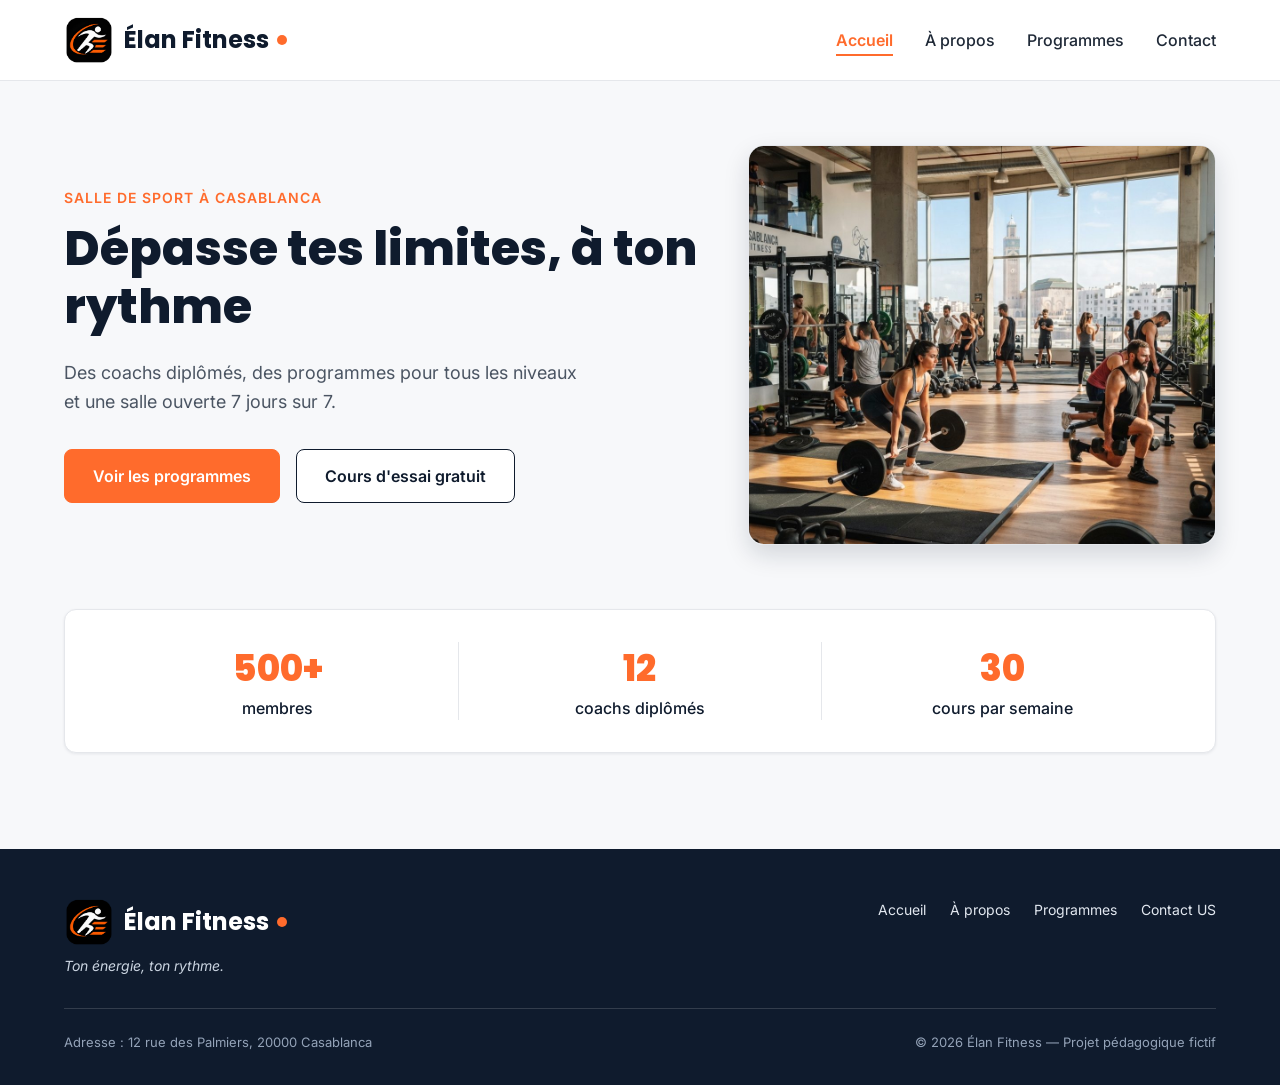
<file: index.html>
<!DOCTYPE html>
<html lang="fr">
<head>
  <meta charset="UTF-8">
  <meta name="viewport" content="width=device-width, initial-scale=1">
  <meta name="description" content="Élan Fitness, salle de sport à Casablanca : musculation, yoga, cardio et boxe fitness avec des coachs diplômés. Réservez votre cours d'essai gratuit.">
  <title>Élan Fitness | Salle de sport à Casablanca</title>

  <link rel="preconnect" href="https://fonts.googleapis.com">
  <link rel="preconnect" href="https://fonts.gstatic.com" crossorigin>
   <link rel="icon" href="img/logoBG.ico" type="image/x-icon">
  <link href="https://fonts.googleapis.com/css2?family=Inter:wght@400;500;600&family=Poppins:wght@600;700;800&display=swap" rel="stylesheet">
    <link rel="stylesheet" href="https://cdnjs.cloudflare.com/ajax/libs/font-awesome/6.5.2/css/all.min.css" />   
    
  <link rel="stylesheet" href="style.css">
</head>

<body>

    <header class="en-tete">
      <div class="conteneur en-tete-contenu">
        <div class="logoname">
          <img src="img/logoBG.ico" href="index.html" alt="" width="50px" />
          <a href="index.html" class="logo">Élan Fitness</a>
        </div>
       <input type="checkbox" id="px">
      <label for="px"><i class="fa-solid fa-bars" style="color: rgb(0, 0, 0);"></i></label>
        <nav aria-label="Navigation principale">
          <ul class="menu">
            <li><a href="#accueil" class="lien-actif">Accueil</a></li>
            <li><a href="about.html">À propos</a></li>
            <li><a href="programmes.html">Programmes</a></li>
            <li><a href="contact.html" >Contact</a></li>
          </ul>
        </nav>
      </div>
    </header>

 

    <section id="accueil" class="hero">
      <div class="conteneur">

        <div class="hero-contenu">
          <div class="hero-texte">
            <p class="sur-titre">Salle de sport à Casablanca</p>
            <h1>Dépasse tes limites, à ton rythme</h1>
            <p class="hero-description">
              Des coachs diplômés, des programmes pour tous les niveaux et une salle ouverte 7 jours sur 7.
            </p>
            <div class="boutons">
              <a href="programmes.html" class="bouton bouton-principal">Voir les programmes</a>
              <a href="contact.html" class="bouton bouton-secondaire">Cours d'essai gratuit</a>
            </div>
          </div>

          <img class="hero-image" src="img/hero.jpg" alt="Des personnes s'entraînent dans une salle de sport lumineuse à Casablanca">
        </div>

        <div class="chiffres">
          <div class="chiffre">
            <p class="chiffre-nombre">500+</p>
            <p>membres</p>
          </div>
          <div class="chiffre">
            <p class="chiffre-nombre">12</p>
            <p>coachs diplômés</p>
          </div>
          <div class="chiffre">
            <p class="chiffre-nombre">30</p>
            <p>cours par semaine</p>
          </div>
        </div>

      </div>
    </section>

   <footer class="pied-de-page">
    <div class="conteneur">

      <div class="pied-haut">
        <div>
        <div class="logoname">
                <img src="img/logoBG.ico" href="index.html" alt="" width="50px">
       <a href="index.html" class="logo logo-clair">Élan Fitness</a>

              </div>
          <p class="slogan">Ton énergie, ton rythme.</p>
        </div>
        

        <nav aria-label="Navigation du pied de page">
          <ul class="menu menu-pied">
            <li><a href="index.html">Accueil</a></li>
            <li><a href="about.html">À propos</a></li>
            <li><a href="programmes.html">Programmes</a></li>
            <li><a href="contact.html">Contact US</a></li>
          </ul>
        </nav>
      </div>

      <div class="pied-bas">
        <p>Adresse : 12 rue des Palmiers, 20000 Casablanca</p>
        <p>&copy; 2026 Élan Fitness — Projet pédagogique fictif</p>
      </div>

    </div>
  </footer>

</body>
</html>
</file>
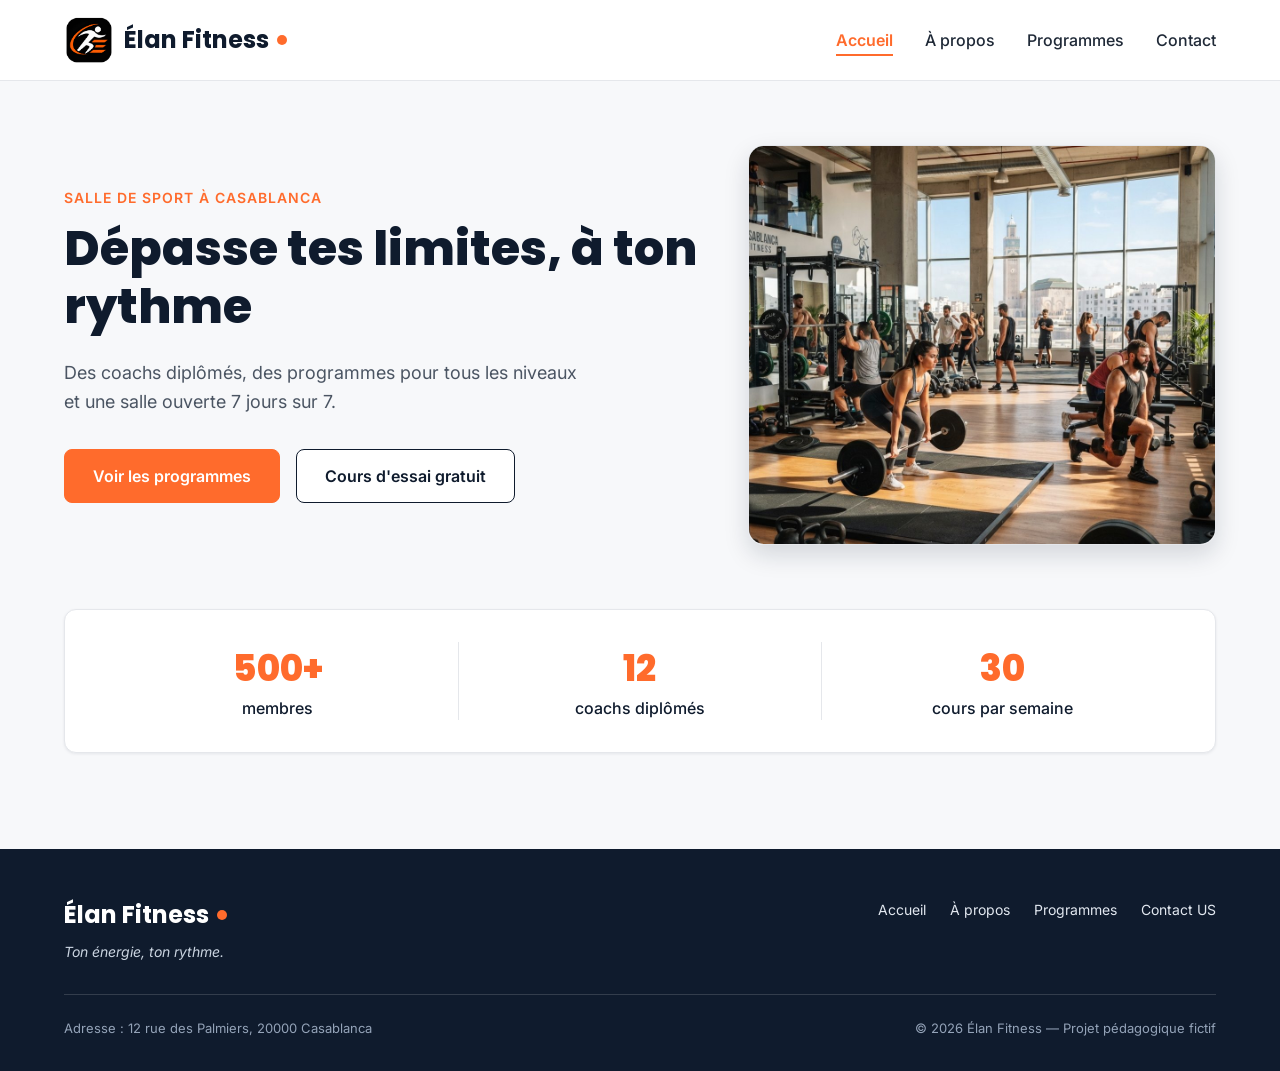
<file: elan-fitness/index.html>
<!DOCTYPE html>
<html lang="fr">
<head>
  <meta charset="UTF-8">
  <meta name="viewport" content="width=device-width, initial-scale=1">
  <meta name="description" content="Élan Fitness, salle de sport à Casablanca : musculation, yoga, cardio et boxe fitness avec des coachs diplômés. Réservez votre cours d'essai gratuit.">
  <title>Élan Fitness | Salle de sport à Casablanca</title>

  <link rel="preconnect" href="https://fonts.googleapis.com">
  <link rel="preconnect" href="https://fonts.gstatic.com" crossorigin>
   <link rel="icon" href="img/logoBG.ico" type="image/x-icon">
  <link href="https://fonts.googleapis.com/css2?family=Inter:wght@400;500;600&family=Poppins:wght@600;700;800&display=swap" rel="stylesheet">

  <link rel="stylesheet" href="style.css">
</head>

<body>

  <header class="en-tete">
    <div class="conteneur en-tete-contenu">
            <div class="logoname">
                <img src="img/logoBG.ico" href="index.html" alt="" width="50px">
       <a href="index.html" class="logo">Élan Fitness</a>

              </div>

      <nav aria-label="Navigation principale">
        <ul class="menu">
          <li><a href="#accueil" class="lien-actif">Accueil</a></li>
          <li><a href="about.html">À propos</a></li>
          <li><a href="programmes.html">Programmes</a></li>
          <li><a href="contact.html">Contact</a></li>
        </ul>
      </nav>
    </div>
  </header>

 

    <section id="accueil" class="hero">
      <div class="conteneur">

        <div class="hero-contenu">
          <div class="hero-texte">
            <p class="sur-titre">Salle de sport à Casablanca</p>
            <h1>Dépasse tes limites, à ton rythme</h1>
            <p class="hero-description">
              Des coachs diplômés, des programmes pour tous les niveaux et une salle ouverte 7 jours sur 7.
            </p>
            <div class="boutons">
              <a href="#programmes" class="bouton bouton-principal">Voir les programmes</a>
              <a href="#contact" class="bouton bouton-secondaire">Cours d'essai gratuit</a>
            </div>
          </div>

          <img class="hero-image" src="img/hero.jpg" alt="Des personnes s'entraînent dans une salle de sport lumineuse à Casablanca">
        </div>

        <div class="chiffres">
          <div class="chiffre">
            <p class="chiffre-nombre">500+</p>
            <p>membres</p>
          </div>
          <div class="chiffre">
            <p class="chiffre-nombre">12</p>
            <p>coachs diplômés</p>
          </div>
          <div class="chiffre">
            <p class="chiffre-nombre">30</p>
            <p>cours par semaine</p>
          </div>
        </div>

      </div>
    </section>

   <footer class="pied-de-page">
    <div class="conteneur">

      <div class="pied-haut">
        <div>
          <p class="logo logo-clair">Élan Fitness</p>
          <p class="slogan">Ton énergie, ton rythme.</p>
        </div>

        <nav aria-label="Navigation du pied de page">
          <ul class="menu menu-pied">
            <li><a href="index.html">Accueil</a></li>
            <li><a href="about.html">À propos</a></li>
            <li><a href="programmes.html">Programmes</a></li>
            <li><a href="contact.html">Contact US</a></li>
          </ul>
        </nav>
      </div>

      <div class="pied-bas">
        <p>Adresse : 12 rue des Palmiers, 20000 Casablanca</p>
        <p>&copy; 2026 Élan Fitness — Projet pédagogique fictif</p>
      </div>

    </div>
  </footer>

</body>
</html>
</file>
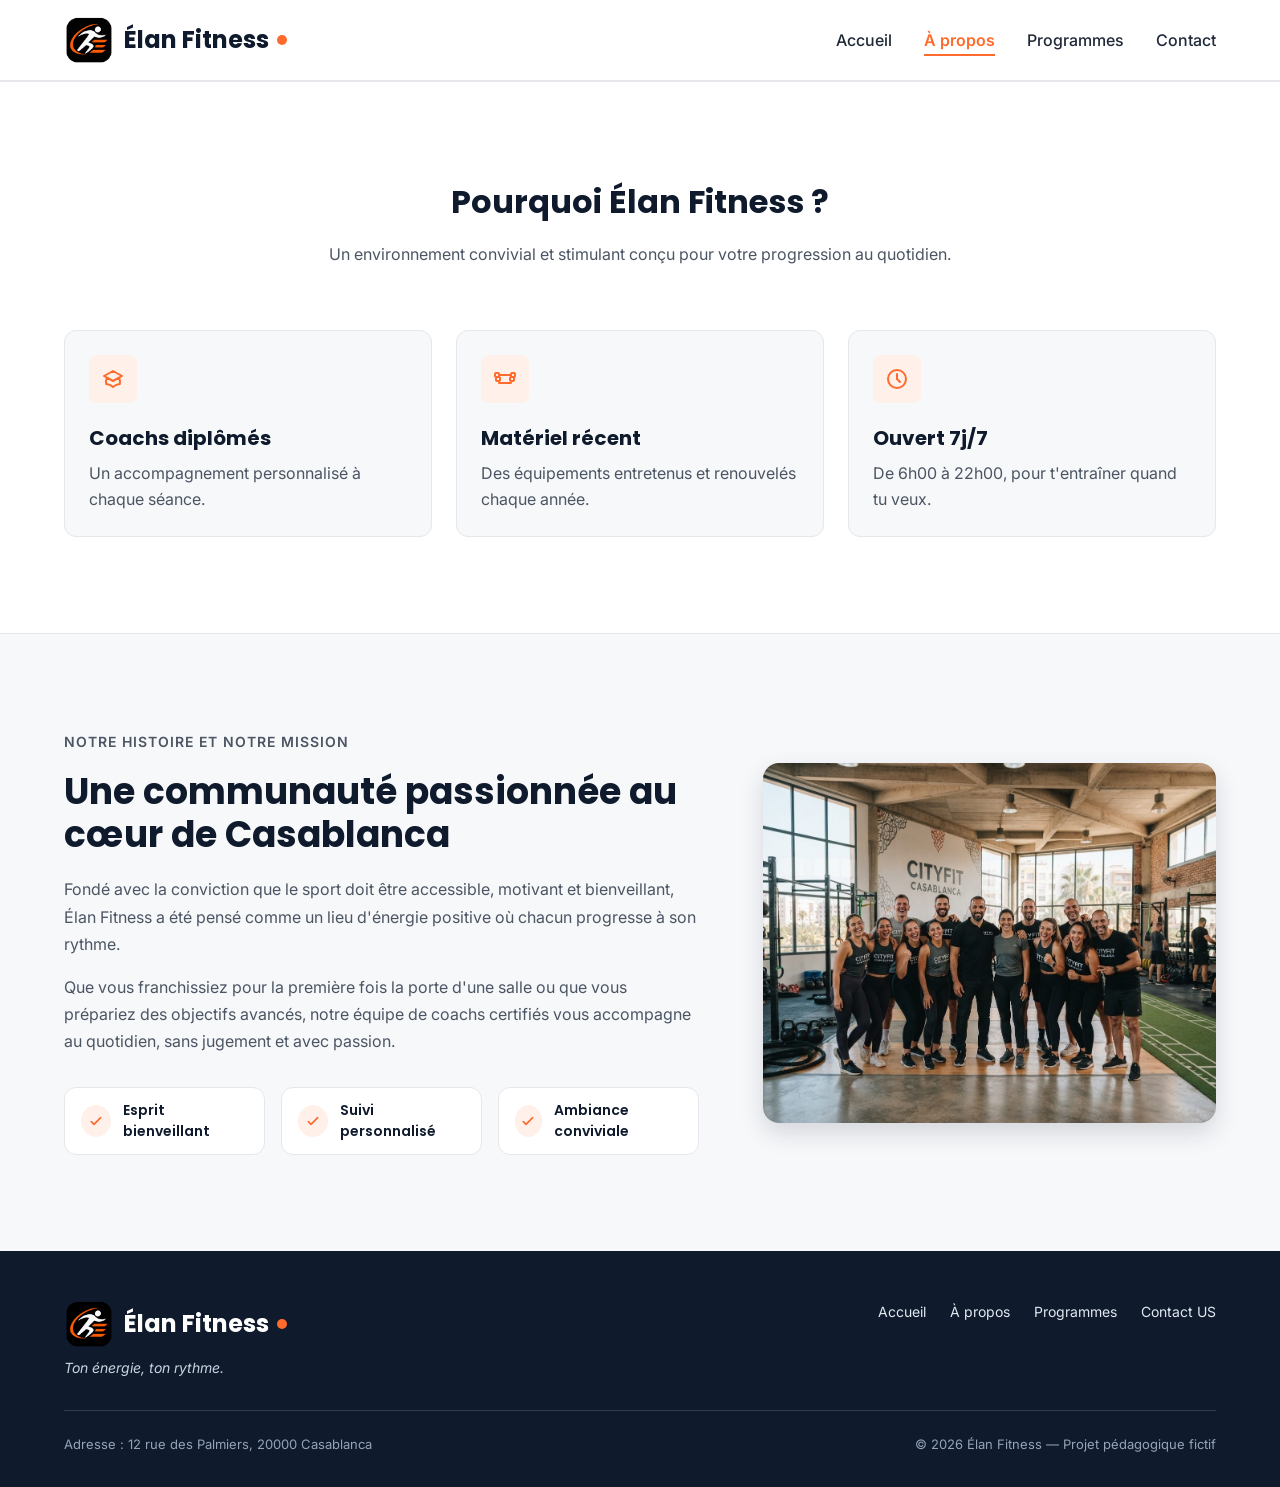
<file: about.html>
<!DOCTYPE html>
<html lang="en">

<head>
    <meta charset="UTF-8">
    <meta name="viewport" content="width=device-width, initial-scale=1.0">
    <meta name="description"
        content="Élan Fitness, salle de sport à Casablanca : musculation, yoga, cardio et boxe fitness avec des coachs diplômés. Réservez votre cours d'essai gratuit.">
    <title>Élan Fitness | Salle de sport à Casablanca</title>
    <link rel="preconnect" href="https://fonts.googleapis.com">
    <link rel="preconnect" href="https://fonts.gstatic.com" crossorigin>
     <link rel="icon" href="img/logoBG.ico" type="image/x-icon">
    <link
        href="https://fonts.googleapis.com/css2?family=Inter:wght@400;500;600&family=Poppins:wght@600;700;800&display=swap"
        rel="stylesheet">
          <link rel="stylesheet" href="https://cdnjs.cloudflare.com/ajax/libs/font-awesome/6.5.2/css/all.min.css" />   

    <link rel="stylesheet" href="style.css">
</head>

<body>

          <header class="en-tete">
      <div class="conteneur en-tete-contenu">
        <div class="logoname">
          <img src="img/logoBG.ico" href="index.html" alt="" width="50px" />
          <a href="index.html" class="logo">Élan Fitness</a>
        </div>
       <input type="checkbox" id="px">
      <label for="px"><i class="fa-solid fa-bars" style="color: rgb(0, 0, 0);"></i></label>
        <nav aria-label="Navigation principale">
          <ul class="menu">
            <li><a href="index.html">Accueil</a></li>
            <li><a href="#about" class="lien-actif">À propos</a></li>
            <li><a href="programmes.html">Programmes</a></li>
            <li><a href="contact.html" >Contact</a></li>
          </ul>
        </nav>
      </div>
    </header>
        <section id="about" class="section section-blanche">
            <div class="conteneur">

                <div class="section-titre">
                    <h2>Pourquoi Élan Fitness ?</h2>
                    <p>Un environnement convivial et stimulant conçu pour votre progression au quotidien.</p>
                </div>

                <div class="cartes">
                    <article class="carte carte-avantage">
                        <div class="icone"><img src="img/icone-coach.svg" alt=""></div>
                        <h3>Coachs diplômés</h3>
                        <p>Un accompagnement personnalisé à chaque séance.</p>
                    </article>

                    <article class="carte carte-avantage">
                        <div class="icone"><img src="img/icone-materiel.svg" alt=""></div>
                        <h3>Matériel récent</h3>
                        <p>Des équipements entretenus et renouvelés chaque année.</p>
                    </article>

                    <article class="carte carte-avantage">
                        <div class="icone"><img src="img/icone-horloge.svg" alt=""></div>
                        <h3>Ouvert 7j/7</h3>
                        <p>De 6h00 à 22h00, pour t'entraîner quand tu veux.</p>
                    </article>
                </div>

            </div>
        </section>
          <section id="a-propos" class="section">
      <div class="conteneur apropos-contenu">

        <div class="apropos-texte">
          <p class="sur-titre">Notre histoire et notre mission</p>
          <h2>Une communauté passionnée au cœur de Casablanca</h2>
          <p>
            Fondé avec la conviction que le sport doit être accessible, motivant et bienveillant,
            Élan Fitness a été pensé comme un lieu d'énergie positive où chacun progresse à son rythme.
          </p>
          <p>
            Que vous franchissiez pour la première fois la porte d'une salle ou que vous prépariez des
            objectifs avancés, notre équipe de coachs certifiés vous accompagne au quotidien, sans
            jugement et avec passion.
          </p>

          <ul class="valeurs">
            <li class="valeur">
              <div class="icone icone-petite"><img src="img/icone-check.svg" alt=""></div>
              <span>Esprit bienveillant</span>
            </li>
            <li class="valeur">
              <div class="icone icone-petite"><img src="img/icone-check.svg" alt=""></div>
              <span>Suivi personnalisé</span>
            </li>
            <li class="valeur">
              <div class="icone icone-petite"><img src="img/icone-check.svg" alt=""></div>
              <span>Ambiance conviviale</span>
            </li>
          </ul>
        </div>

        <img class="apropos-image" src="img/equipe.jpg" alt="L'équipe de coachs d'Élan Fitness réunie dans la salle">

      </div>
    </section>
  
       <footer class="pied-de-page">
    <div class="conteneur">

      <div class="pied-haut">
        <div>
<div class="logoname">
                <img src="img/logoBG.ico" href="index.html" alt="" width="50px">
       <a href="index.html" class="logo logo-clair">Élan Fitness</a>

              </div>
          <p class="slogan">Ton énergie, ton rythme.</p>
        </div>

        <nav aria-label="Navigation du pied de page">
          <ul class="menu menu-pied">
            <li><a href="index.html">Accueil</a></li>
            <li><a href="about.html">À propos</a></li>
            <li><a href="programmes.html">Programmes</a></li>
             <li><a href="contact.html">Contact US</a></li>
          </ul>
        </nav>
      </div>

      <div class="pied-bas">
        <p>Adresse : 12 rue des Palmiers, 20000 Casablanca</p>
        <p>&copy; 2026 Élan Fitness — Projet pédagogique fictif</p>
      </div>

    </div>
  </footer>

</body>

</html>
</file>
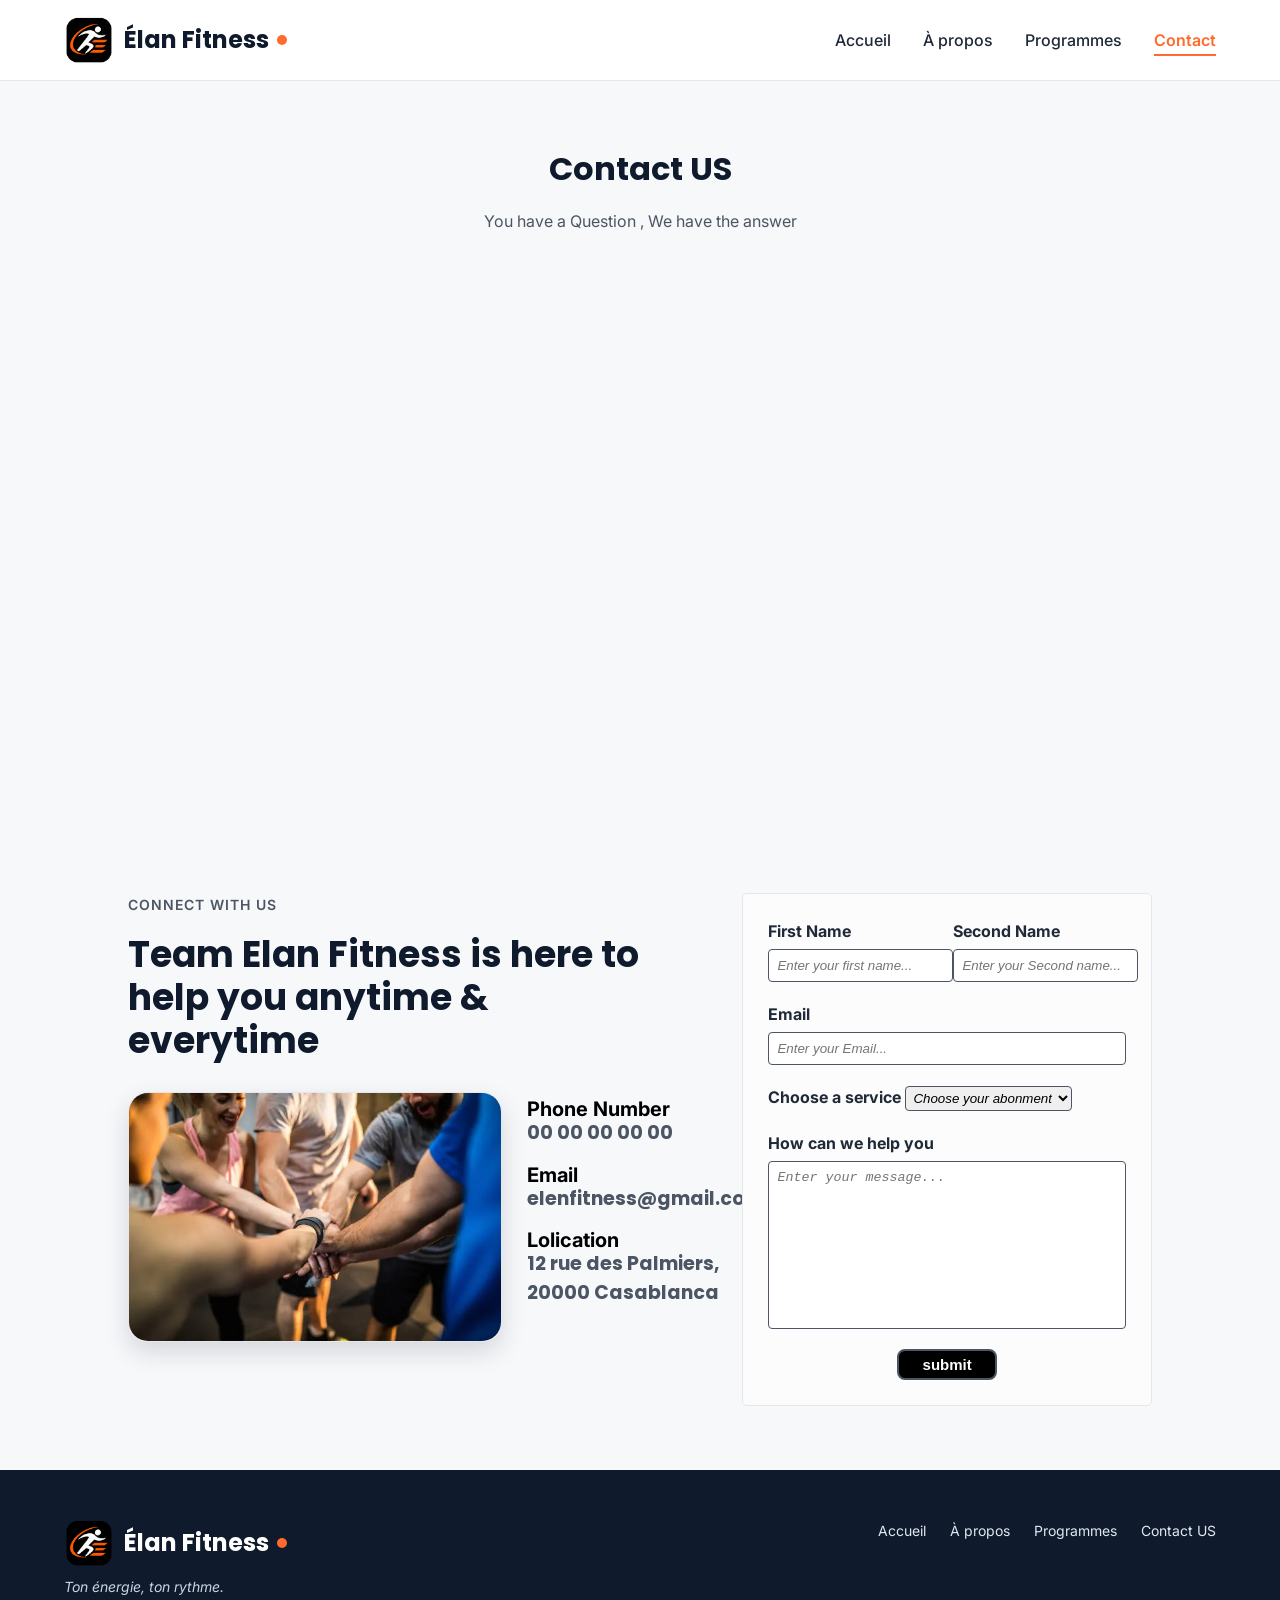
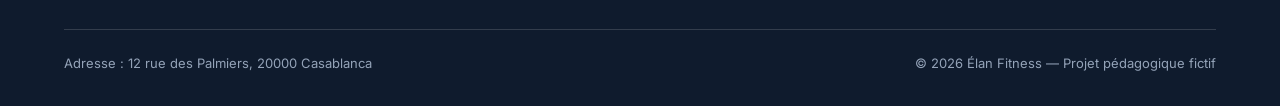
<file: contact.html>
<!doctype html>
<html lang="en">
  <head>
    <meta charset="UTF-8" />
    <meta name="viewport" content="width=device-width, initial-scale=1.0" />
    <meta
      name="description"
      content="Élan Fitness, salle de sport à Casablanca : musculation, yoga, cardio et boxe fitness avec des coachs diplômés. Réservez votre cours d'essai gratuit."
    />
    <title>Élan Fitness | Salle de sport à Casablanca</title>
    <link rel="preconnect" href="https://fonts.googleapis.com" />
    <link rel="preconnect" href="https://fonts.gstatic.com" crossorigin />
    <link
      href="https://fonts.googleapis.com/css2?family=Inter:wght@400;500;600&family=Poppins:wght@600;700;800&display=swap"
      rel="stylesheet"
    />
    <link rel="stylesheet" href="https://cdnjs.cloudflare.com/ajax/libs/font-awesome/6.5.2/css/all.min.css" />   
    <link
      rel="stylesheet"
      href="https://cdnjs.cloudflare.com/ajax/libs/font-awesome/6.5.2/css/all.min.css"
    />

    <link rel="stylesheet" href="style.css" />
    <link rel="stylesheet" href="app.css" />

    <link rel="icon" href="img/logoBG.ico" type="image/x-icon" />
  </head>
  <body>
    <header class="en-tete">
      <div class="conteneur en-tete-contenu">
        <div class="logoname">
          <img src="img/logoBG.ico" href="index.html" alt="logo of elenfitness" width="50px" />
          <a href="index.html" class="logo">Élan Fitness</a>
        </div>
       <input type="checkbox" id="px">
      <label for="px"><i class="fa-solid fa-bars" style="color: rgb(0, 0, 0);"></i></label>
      
        <nav aria-label="Navigation principale">
          <ul class="menu">
            <li><a href="index.html">Accueil</a></li>
            <li><a href="about.html">À propos</a></li>
            <li><a href="programmes.html">Programmes</a></li>
            <li><a href="#contact" class="lien-actif">Contact</a></li>
          </ul>
        </nav>
      </div>
    </header>
    <main>

      <section id="contact" class="parent">
        <div class="section-titre">
        <h2>Contact US</h2>
        <p>You have a Question , We have the answer</p>
      </div>
      
      <div class="map">
        <iframe
        src="https://www.google.com/maps/embed?pb=!1m14!1m12!1m3!1d6749.542891915049!2d-9.257132757828517!3d32.2373199512631!2m3!1f0!2f0!3f0!3m2!1i1024!2i768!4f13.1!5e0!3m2!1sen!2sma!4v1791304821971!5m2!1sen!2sma"
        width="600"
        height="450"
        title="elan fitness gym location"
        style="border: 0"
        allowfullscreen=""
        loading="lazy"
        referrerpolicy="strict-origin-when-cross-origin"
        ></iframe>
      </div>
      <div class="contact-form">
        <div class="form-right">
          <div class="apropos-texte">
            <p class="sur-titre">Connect with us</p>
            <div class="cadr">
              <div>
                <h2>
                  Team Elan Fitness is here to help you anytime & everytime
                </h2>
              </div>
              <div class="cover">
                
                <img src="img/gym-crew.webp" alt="support team of elenfitness" />
                <div class="cadeau">
                  <p>Be part of the family</p><i class="fa-solid fa-heart" style="color: rgb(255, 0, 0);"></i>
                </div>
                 <div class="cadr2">
                   <div class="conta">
                <p>Phone Number</p>
                <h3>00 00 00 00 00</h3>
              </div>
              <div class="conta2">
                <p>Email</p>
                <h3>elenfitness@gmail.com</h3>
              </div>
              <div class="conta3">
              <p>Lolication</p>
              <h3>12 rue des Palmiers, 20000 Casablanca</h3>
            </div>
            </div>
            
              </div>
            </div>
          

           
          </div>
        </div>
        <form  class="form-left">
          <div class="name">
            <div class="first-name">
              <label>First Name</label>
              <input type="text" placeholder="Enter your first name..." required/>
            </div>
            <div class="second-name">
              <label>Second Name</label>
              <input type="text" placeholder="Enter your Second name..."  required/>
            </div>
          </div>
          <div class="email">
            <label>Email</label>
            <input type="email" placeholder="Enter your Email..." required/>
          </div>
          <div class="abonment">
            <label for="abonment">Choose a service</label>
            <select id="abonment" name="abonment">
              <option value="" disabled selected hidden>Choose your abonment</option>
              <option value="essentiel">Essentiel</option>
              <option value="premuim">Premium</option>
              <option value="duo">Duo</option>
            </select>
          </div>
          <div class="message">
            <label>How can we help you</label>
            <textarea required
            rows="10"
            placeholder="Enter your message..."
            ></textarea>
          </div>
          <div class="btn">
            <button type="submit">submit</button>
          </div>
        </form>
      </div>
    </section>
  </main>

    <footer class="pied-de-page">
      <div class="conteneur">
        <div class="pied-haut">
          <div>
            <div class="logoname">
              <img src="img/logoBG.ico" href="index.html" alt="logo of elenfitness" width="50px">
              <a href="index.html" class="logo logo-clair">Élan Fitness</a>
              
            </div>
            <p class="slogan">Ton énergie, ton rythme.</p>
          </div>
          
          <nav aria-label="Navigation du pied de page">
            <ul class="menu menu-pied">
              <li><a href="index.html">Accueil</a></li>
              <li><a href="about.html">À propos</a></li>
              <li><a href="programmes.html">Programmes</a></li>
              <li><a href="contact.html">Contact US</a></li>
            </ul>
          </nav>
        </div>

        <div class="pied-bas">
          <p>Adresse : 12 rue des Palmiers, 20000 Casablanca</p>
          <p>&copy; 2026 Élan Fitness — Projet pédagogique fictif</p>
        </div>
      </div>
    </footer>
  </body>
  </html>
</file>
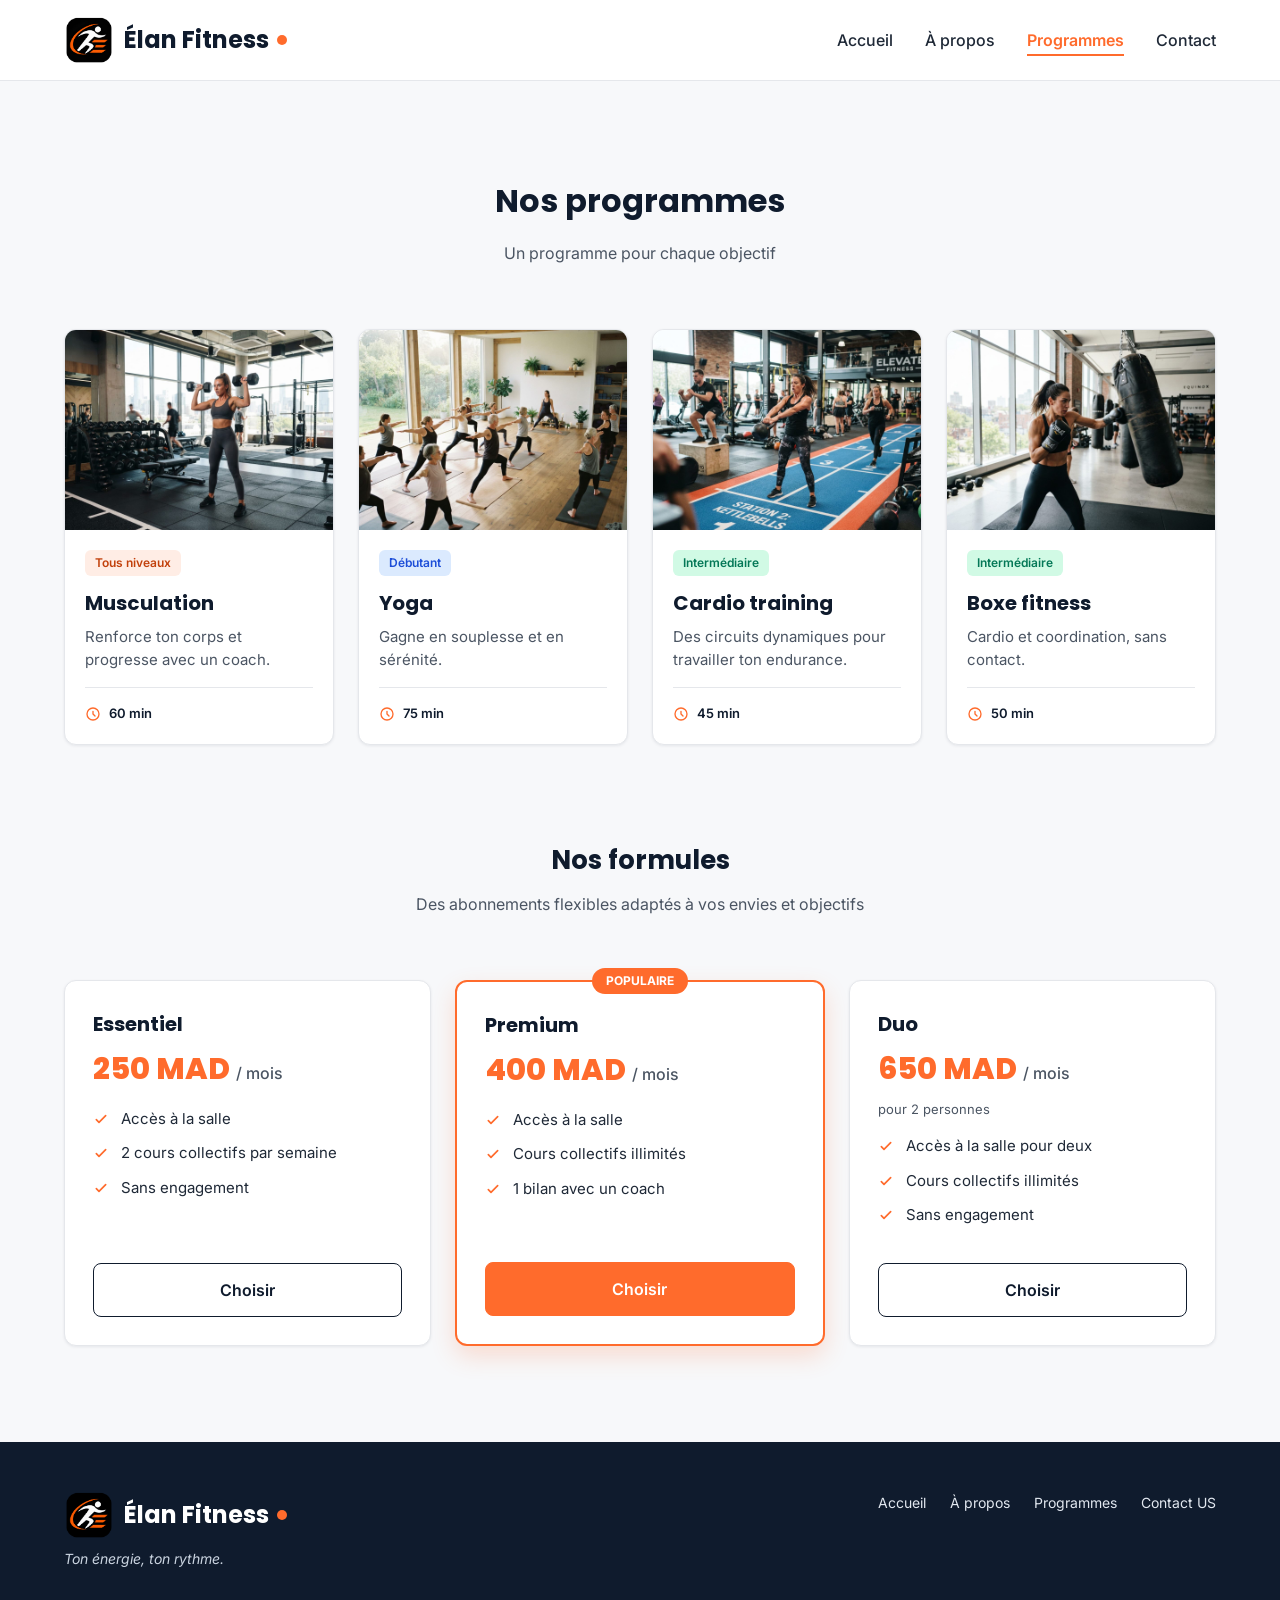
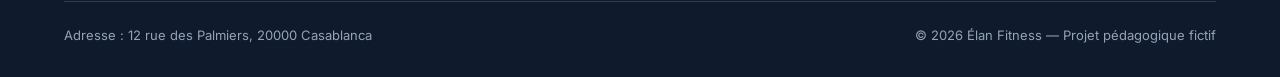
<file: programmes.html>
<!DOCTYPE html>
<html lang="en">
<head>
     <meta charset="UTF-8">
  <meta name="viewport" content="width=device-width, initial-scale=1">
  <meta name="description" content="Élan Fitness, salle de sport à Casablanca : musculation, yoga, cardio et boxe fitness avec des coachs diplômés. Réservez votre cours d'essai gratuit.">
  <title>Élan Fitness | Salle de sport à Casablanca</title>

  <link rel="preconnect" href="https://fonts.googleapis.com">
  <link rel="preconnect" href="https://fonts.gstatic.com" crossorigin>
  <link href="https://fonts.googleapis.com/css2?family=Inter:wght@400;500;600&family=Poppins:wght@600;700;800&display=swap" rel="stylesheet">
   <link rel="icon" href="img/logoBG.ico" type="image/x-icon">
  <link rel="stylesheet" href="style.css">
    <link rel="stylesheet" href="https://cdnjs.cloudflare.com/ajax/libs/font-awesome/6.5.2/css/all.min.css" />   
</head>
<body>
      <header class="en-tete">
      <div class="conteneur en-tete-contenu">
        <div class="logoname">
          <img src="img/logoBG.ico" href="index.html" alt="" width="50px" />
          <a href="index.html" class="logo">Élan Fitness</a>
        </div>
       <input type="checkbox" id="px">
      <label for="px"><i class="fa-solid fa-bars" style="color: rgb(0, 0, 0);"></i></label>
        <nav aria-label="Navigation principale">
          <ul class="menu">
            <li><a href="index.html">Accueil</a></li>
            <li><a href="about.html">À propos</a></li>
            <li><a href="#programmes" class="lien-actif">Programmes</a></li>
            <li><a href="contact.html" >Contact</a></li>
          </ul>
        </nav>
      </div>
    </header>
  
  <section id="programmes" class="section">
      <div class="conteneur">

        <div class="section-titre">
          <h2>Nos programmes</h2>
          <p>Un programme pour chaque objectif</p>
        </div>

        <div class="cartes">

          <article class="carte carte-programme">
            <img src="img/musculation.jpg" alt="Une sportive soulève des haltères dans l'espace musculation">
            <div class="programme-corps">
              <span class="etiquette etiquette-orange">Tous niveaux</span>
              <h3>Musculation</h3>
              <p>Renforce ton corps et progresse avec un coach.</p>
              <p class="duree"><img src="img/icone-duree.svg" alt="">60 min</p>
            </div>
          </article>

          <article class="carte carte-programme">
            <img src="img/yoga.jpg" alt="Un groupe pratique le yoga sur des tapis dans une salle lumineuse">
            <div class="programme-corps">
              <span class="etiquette etiquette-bleue">Débutant</span>
              <h3>Yoga</h3>
              <p>Gagne en souplesse et en sérénité.</p>
              <p class="duree"><img src="img/icone-duree.svg" alt="">75 min</p>
            </div>
          </article>

          <article class="carte carte-programme">
            <img src="img/cardio.jpg" alt="Des sportifs suivent un circuit de cardio training avec des kettlebells">
            <div class="programme-corps">
              <span class="etiquette etiquette-verte">Intermédiaire</span>
              <h3>Cardio training</h3>
              <p>Des circuits dynamiques pour travailler ton endurance.</p>
              <p class="duree"><img src="img/icone-duree.svg" alt="">45 min</p>
            </div>
          </article>

          <article class="carte carte-programme">
            <img src="img/boxe.jpg" alt="Une sportive frappe un sac de frappe pendant un cours de boxe fitness">
            <div class="programme-corps">
              <span class="etiquette etiquette-verte">Intermédiaire</span>
              <h3>Boxe fitness</h3>
              <p>Cardio et coordination, sans contact.</p>
              <p class="duree"><img src="img/icone-duree.svg" alt="">50 min</p>
            </div>
          </article>

        </div>

        <div class="formules">

          <div class="section-titre">
            <h3>Nos formules</h3>
            <p>Des abonnements flexibles adaptés à vos envies et objectifs</p>
          </div>

          <div class="cartes">

            <article class="carte formule">
              <h4>Essentiel</h4>
              <p class="prix">250 MAD <span>/ mois</span></p>
              <ul class="formule-liste">
                <li>Accès à la salle</li>
                <li>2 cours collectifs par semaine</li>
                <li>Sans engagement</li>
              </ul>
              <a href="contact.html" class="bouton bouton-secondaire">Choisir</a>
            </article>

            <article class="carte formule formule-populaire">
              <p class="badge-populaire">Populaire</p>
              <h4>Premium</h4>
              <p class="prix">400 MAD <span>/ mois</span></p>
              <ul class="formule-liste">
                <li>Accès à la salle</li>
                <li>Cours collectifs illimités</li>
                <li>1 bilan avec un coach</li>
              </ul>
              <a href="contact.html" class="bouton bouton-principal">Choisir</a>
            </article>

            <article class="carte formule">
              <h4>Duo</h4>
              <p class="prix">650 MAD <span>/ mois</span></p>
              <p class="prix-note">pour 2 personnes</p>
              <ul class="formule-liste">
                <li>Accès à la salle pour deux</li>
                <li>Cours collectifs illimités</li>
                <li>Sans engagement</li>
              </ul>
              <a href="contact.html" class="bouton bouton-secondaire">Choisir</a>
            </article>

          </div>
        </div>

      </div>
    </section>
   
      <footer class="pied-de-page">
    <div class="conteneur">

      <div class="pied-haut">
        <div>
         <div class="logoname">
                <img src="img/logoBG.ico" href="index.html" alt="" width="50px">
       <a href="index.html" class="logo logo-clair">Élan Fitness</a>

              </div>
          <p class="slogan">Ton énergie, ton rythme.</p>
        </div>

        <nav aria-label="Navigation du pied de page">
          <ul class="menu menu-pied">
            <li><a href="index.html">Accueil</a></li>
            <li><a href="about.html">À propos</a></li>
            <li><a href="programmes.html">Programmes</a></li>
             <li><a href="contact.html">Contact US</a></li>
          </ul>
        </nav>
      </div>

      <div class="pied-bas">
        <p>Adresse : 12 rue des Palmiers, 20000 Casablanca</p>
        <p>&copy; 2026 Élan Fitness — Projet pédagogique fictif</p>
      </div>

    </div>
  </footer>
</body>
</html>
</file>
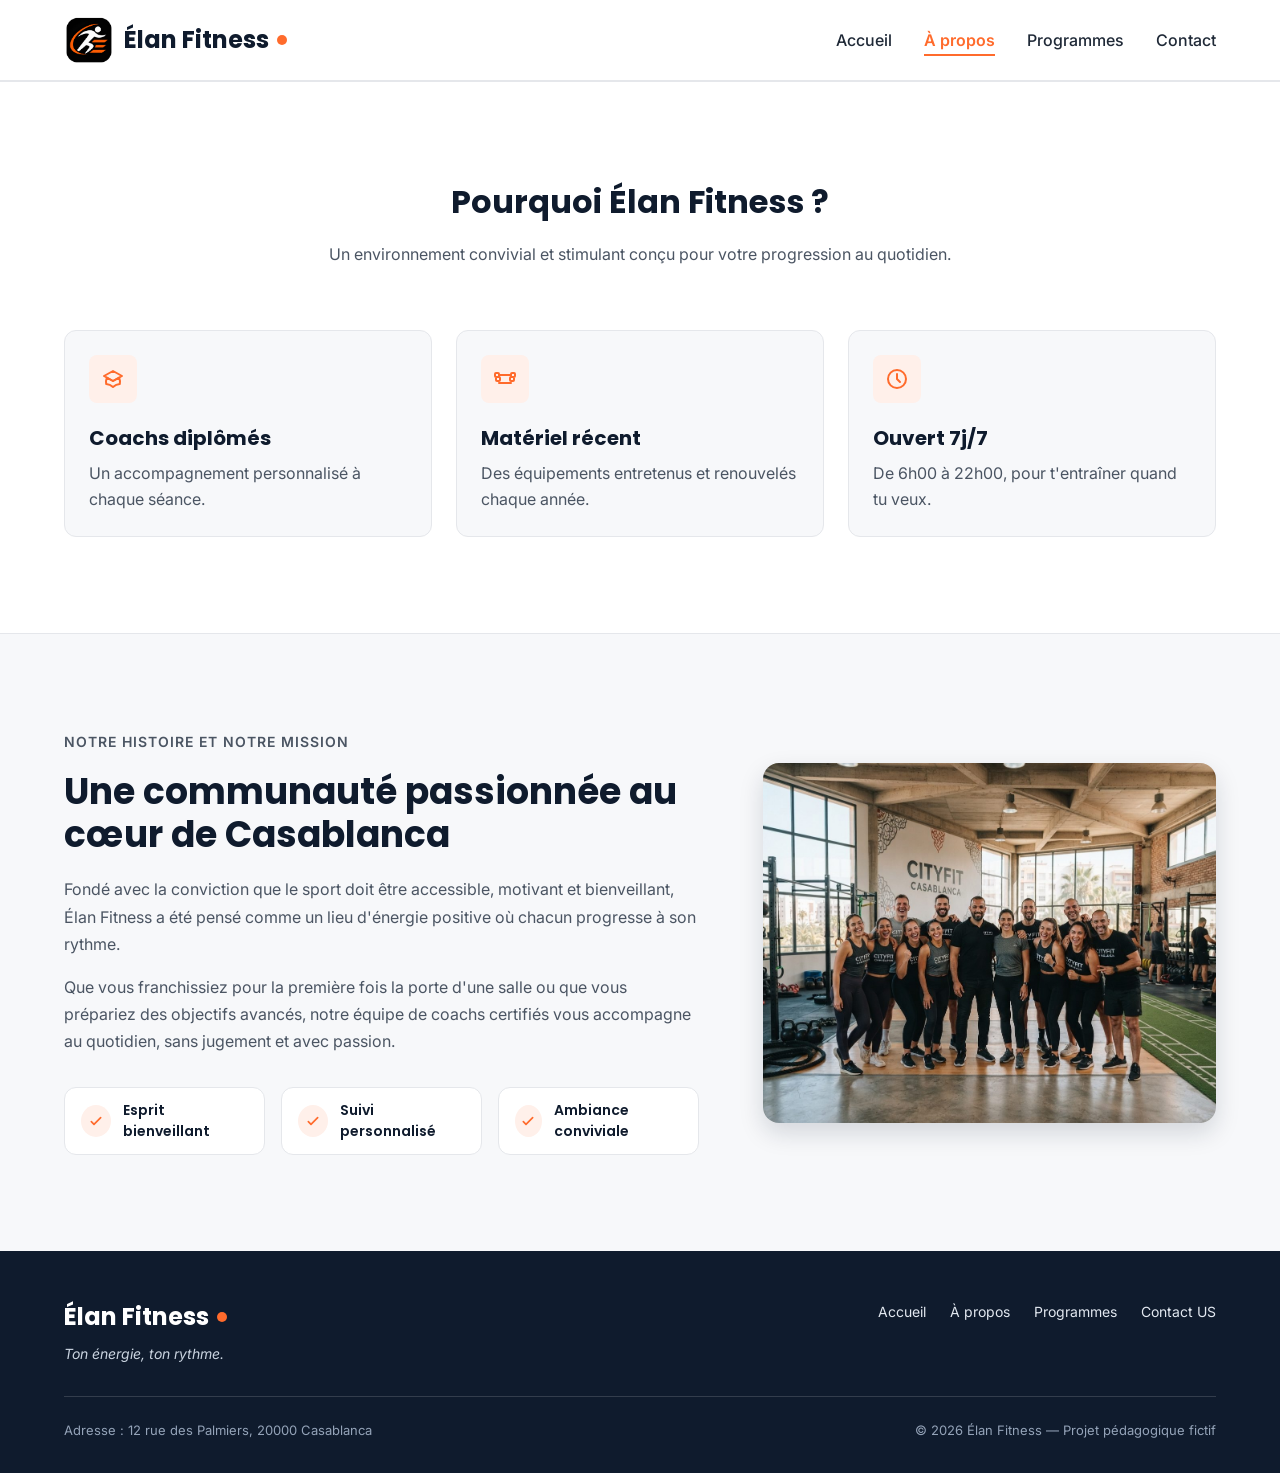
<file: elan-fitness/about.html>
<!DOCTYPE html>
<html lang="en">

<head>
    <meta charset="UTF-8">
    <meta name="viewport" content="width=device-width, initial-scale=1.0">
    <meta name="description"
        content="Élan Fitness, salle de sport à Casablanca : musculation, yoga, cardio et boxe fitness avec des coachs diplômés. Réservez votre cours d'essai gratuit.">
    <title>Élan Fitness | Salle de sport à Casablanca</title>
    <link rel="preconnect" href="https://fonts.googleapis.com">
    <link rel="preconnect" href="https://fonts.gstatic.com" crossorigin>
     <link rel="icon" href="img/logoBG.ico" type="image/x-icon">
    <link
        href="https://fonts.googleapis.com/css2?family=Inter:wght@400;500;600&family=Poppins:wght@600;700;800&display=swap"
        rel="stylesheet">

    <link rel="stylesheet" href="style.css">
</head>

<body>

        <header class="en-tete">
            <div class="conteneur en-tete-contenu">
               <div class="logoname">
                <img src="img/logoBG.ico" href="index.html" alt="" width="50px">
       <a href="index.html" class="logo">Élan Fitness</a>

              </div>
                <nav aria-label="Navigation principale">
                    <ul class="menu">
                        <li><a href="index.html" >Accueil</a></li>
                        <li><a href="about.html" class="lien-actif">À propos</a></li>
                        <li><a href="programmes.html">Programmes</a></li>
                        <li><a href="contact.html">Contact</a></li>
                    </ul>
                </nav>
            </div>
        </header>
        <section class="section section-blanche">
            <div class="conteneur">

                <div class="section-titre">
                    <h2>Pourquoi Élan Fitness ?</h2>
                    <p>Un environnement convivial et stimulant conçu pour votre progression au quotidien.</p>
                </div>

                <div class="cartes">
                    <article class="carte carte-avantage">
                        <div class="icone"><img src="img/icone-coach.svg" alt=""></div>
                        <h3>Coachs diplômés</h3>
                        <p>Un accompagnement personnalisé à chaque séance.</p>
                    </article>

                    <article class="carte carte-avantage">
                        <div class="icone"><img src="img/icone-materiel.svg" alt=""></div>
                        <h3>Matériel récent</h3>
                        <p>Des équipements entretenus et renouvelés chaque année.</p>
                    </article>

                    <article class="carte carte-avantage">
                        <div class="icone"><img src="img/icone-horloge.svg" alt=""></div>
                        <h3>Ouvert 7j/7</h3>
                        <p>De 6h00 à 22h00, pour t'entraîner quand tu veux.</p>
                    </article>
                </div>

            </div>
        </section>
          <section id="a-propos" class="section">
      <div class="conteneur apropos-contenu">

        <div class="apropos-texte">
          <p class="sur-titre">Notre histoire et notre mission</p>
          <h2>Une communauté passionnée au cœur de Casablanca</h2>
          <p>
            Fondé avec la conviction que le sport doit être accessible, motivant et bienveillant,
            Élan Fitness a été pensé comme un lieu d'énergie positive où chacun progresse à son rythme.
          </p>
          <p>
            Que vous franchissiez pour la première fois la porte d'une salle ou que vous prépariez des
            objectifs avancés, notre équipe de coachs certifiés vous accompagne au quotidien, sans
            jugement et avec passion.
          </p>

          <ul class="valeurs">
            <li class="valeur">
              <div class="icone icone-petite"><img src="img/icone-check.svg" alt=""></div>
              <span>Esprit bienveillant</span>
            </li>
            <li class="valeur">
              <div class="icone icone-petite"><img src="img/icone-check.svg" alt=""></div>
              <span>Suivi personnalisé</span>
            </li>
            <li class="valeur">
              <div class="icone icone-petite"><img src="img/icone-check.svg" alt=""></div>
              <span>Ambiance conviviale</span>
            </li>
          </ul>
        </div>

        <img class="apropos-image" src="img/equipe.jpg" alt="L'équipe de coachs d'Élan Fitness réunie dans la salle">

      </div>
    </section>
  
       <footer class="pied-de-page">
    <div class="conteneur">

      <div class="pied-haut">
        <div>
          <p class="logo logo-clair">Élan Fitness</p>
          <p class="slogan">Ton énergie, ton rythme.</p>
        </div>

        <nav aria-label="Navigation du pied de page">
          <ul class="menu menu-pied">
            <li><a href="index.html">Accueil</a></li>
            <li><a href="about.html">À propos</a></li>
            <li><a href="programmes.html">Programmes</a></li>
             <li><a href="contact.html">Contact US</a></li>
          </ul>
        </nav>
      </div>

      <div class="pied-bas">
        <p>Adresse : 12 rue des Palmiers, 20000 Casablanca</p>
        <p>&copy; 2026 Élan Fitness — Projet pédagogique fictif</p>
      </div>

    </div>
  </footer>

</body>

</html>
</file>
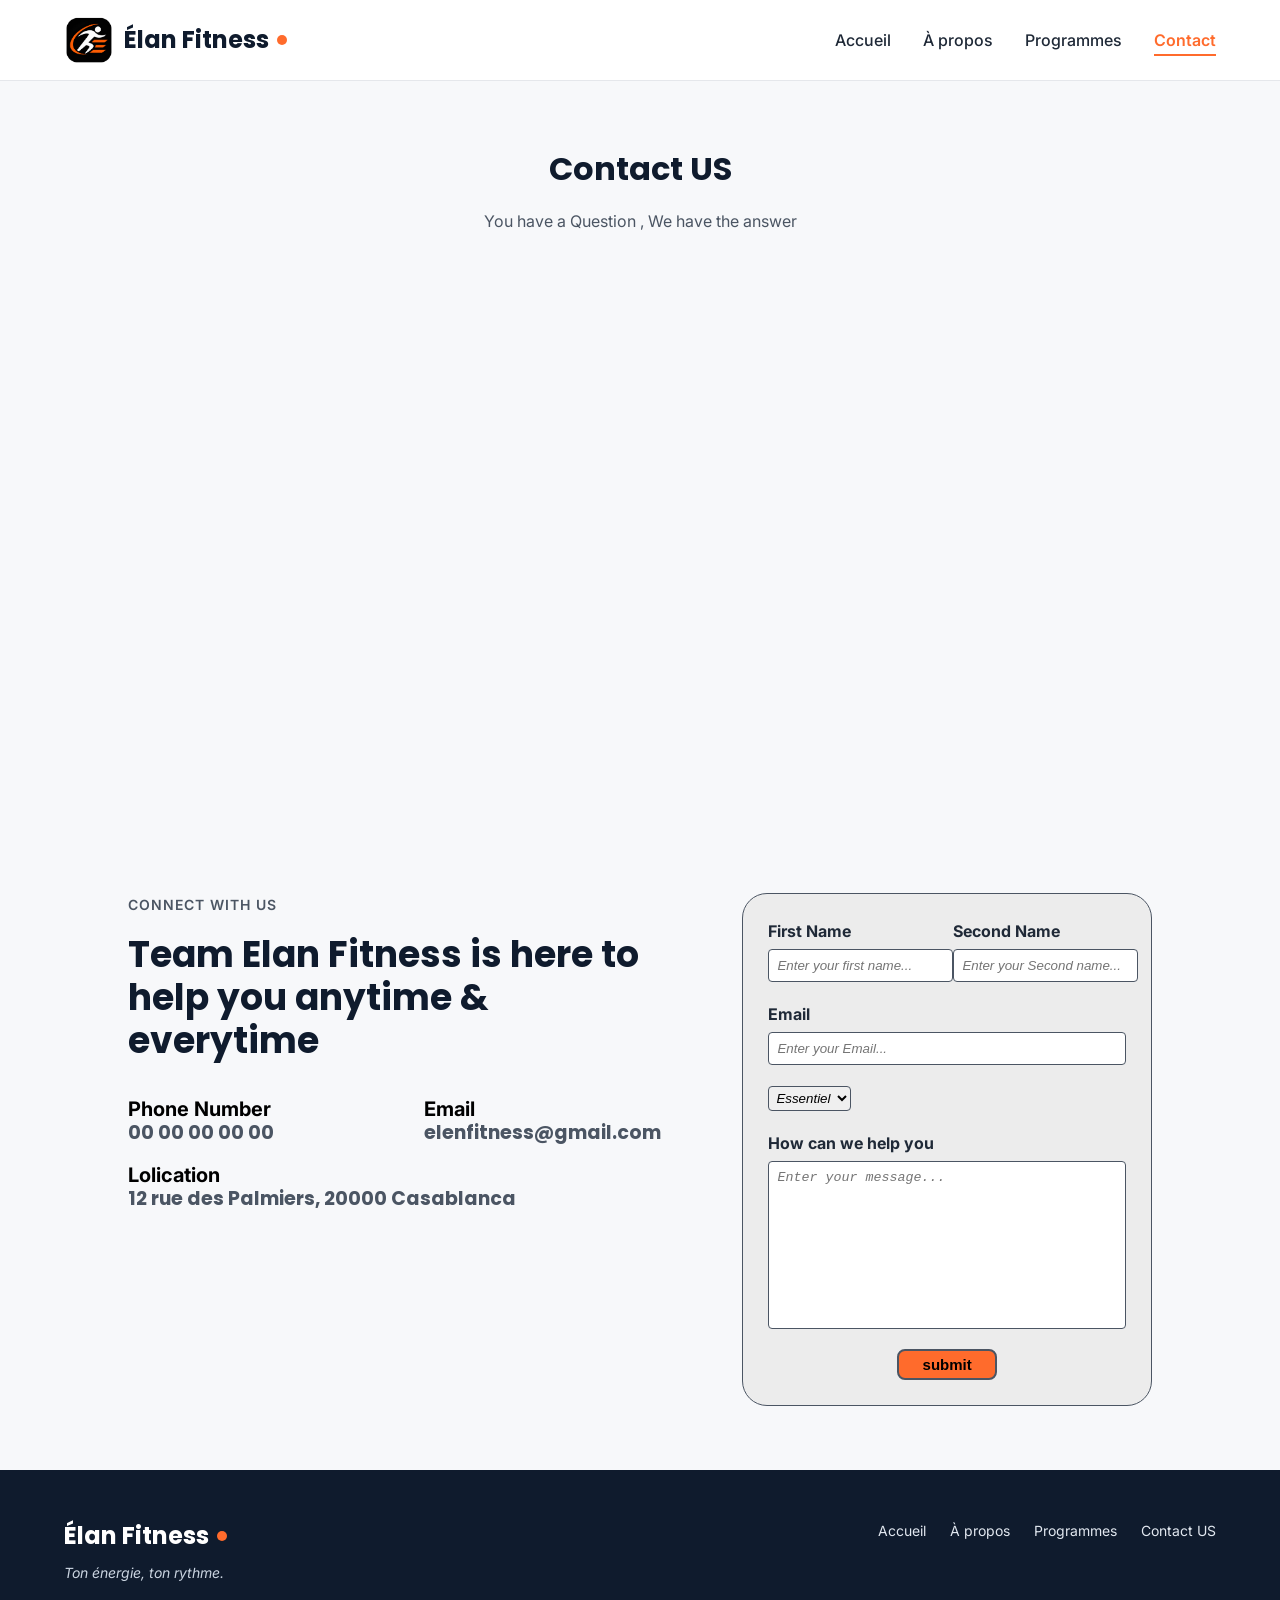
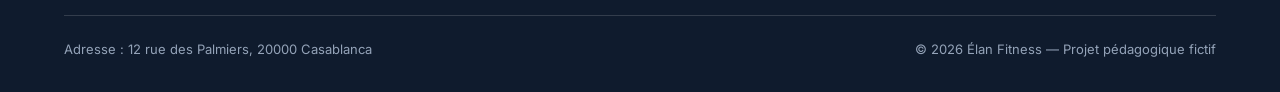
<file: elan-fitness/contact.html>
<!doctype html>
<html lang="en">
  <head>
    <meta charset="UTF-8" />
    <meta name="viewport" content="width=device-width, initial-scale=1.0" />
    <meta
      name="description"
      content="Élan Fitness, salle de sport à Casablanca : musculation, yoga, cardio et boxe fitness avec des coachs diplômés. Réservez votre cours d'essai gratuit."
    />
    <title>Élan Fitness | Salle de sport à Casablanca</title>
    <link rel="preconnect" href="https://fonts.googleapis.com" />
    <link rel="preconnect" href="https://fonts.gstatic.com" crossorigin />
    <link
      href="https://fonts.googleapis.com/css2?family=Inter:wght@400;500;600&family=Poppins:wght@600;700;800&display=swap"
      rel="stylesheet"
    />
    <link
      rel="stylesheet"
      href="https://cdnjs.cloudflare.com/ajax/libs/font-awesome/6.5.2/css/all.min.css"
    />

    <link rel="stylesheet" href="style.css" />
    <link rel="stylesheet" href="app.css" />

    <link rel="icon" href="img/logoBG.ico" type="image/x-icon" />
  </head>
  <body>
    <header class="en-tete">
      <div class="conteneur en-tete-contenu">
        <div class="logoname">
          <img src="img/logoBG.ico" href="index.html" alt="" width="50px" />
          <a href="index.html" class="logo">Élan Fitness</a>
        </div>

        <nav aria-label="Navigation principale">
          <ul class="menu">
            <li><a href="index.html">Accueil</a></li>
            <li><a href="about.html">À propos</a></li>
            <li><a href="programmes.html">Programmes</a></li>
            <li><a href="contact.html" class="lien-actif">Contact</a></li>
          </ul>
        </nav>
      </div>
    </header>
    <section class="parent">
      <div class="section-titre">
        <h2>Contact US</h2>
        <p>You have a Question , We have the answer</p>
      </div>

      <div class="map">
        <iframe
          src="https://www.google.com/maps/embed?pb=!1m14!1m12!1m3!1d6749.542891915049!2d-9.257132757828517!3d32.2373199512631!2m3!1f0!2f0!3f0!3m2!1i1024!2i768!4f13.1!5e0!3m2!1sen!2sma!4v1791304821971!5m2!1sen!2sma"
          width="600"
          height="450"
          style="border: 0"
          allowfullscreen=""
          loading="lazy"
          referrerpolicy="strict-origin-when-cross-origin"
        ></iframe>
      </div>
      <div class="contact-form">
        <div class="form-right">
          <div class="apropos-texte">
            <p class="sur-titre">Connect with us</p>
            <div class="cadr">
              <div>
                <h2>
                  Team Elan Fitness is here to help you anytime & everytime
                </h2>
              </div>
              <img src="img/gym-crew.webp" alt="" />
            </div>
            <div class="cadr2">
              <div class="conta">
                <p>Phone Number</p>
                <h3>00 00 00 00 00</h3>
              </div>
              <div class="conta2">
                <p>Email</p>
                <h3>elenfitness@gmail.com</h3>
              </div>
            </div>

            <div class="conta3">
              <p>Lolication</p>
              <h3>12 rue des Palmiers, 20000 Casablanca</h3>
            </div>
          </div>
        </div>
        <div class="form-left">
          <div class="name">
            <div class="first-name">
              <label for="name">First Name</label>
              <input type="text" placeholder="Enter your first name..." />
            </div>
            <div class="second-name">
              <label for="name">Second Name</label>
              <input type="text" placeholder="Enter your Second name..." />
            </div>
          </div>
          <div class="email">
            <label for="email">Email</label>
            <input type="email" placeholder="Enter your Email..." />
          </div>
          <div class="abonment">
            <select name="abonment">
              <option value="essentiel">Essentiel</option>
              <option value="premuim">Premium</option>
              <option value="duo">Duo</option>
            </select>
          </div>
          <div class="message">
            <label for="area">How can we help you</label>
            <textarea
              name="area"
              rows="10"
              placeholder="Enter your message..."
            ></textarea>
          </div>
          <div class="btn">
            <button>submit</button>
          </div>
        </div>
      </div>
    </section>

    <footer class="pied-de-page">
      <div class="conteneur">
        <div class="pied-haut">
          <div>
            <p class="logo logo-clair">Élan Fitness</p>
            <p class="slogan">Ton énergie, ton rythme.</p>
          </div>

          <nav aria-label="Navigation du pied de page">
            <ul class="menu menu-pied">
              <li><a href="index.html">Accueil</a></li>
              <li><a href="about.html">À propos</a></li>
              <li><a href="programmes.html">Programmes</a></li>
              <li><a href="contact.html">Contact US</a></li>
            </ul>
          </nav>
        </div>

        <div class="pied-bas">
          <p>Adresse : 12 rue des Palmiers, 20000 Casablanca</p>
          <p>&copy; 2026 Élan Fitness — Projet pédagogique fictif</p>
        </div>
      </div>
    </footer>
  </body>
</html>
</file>
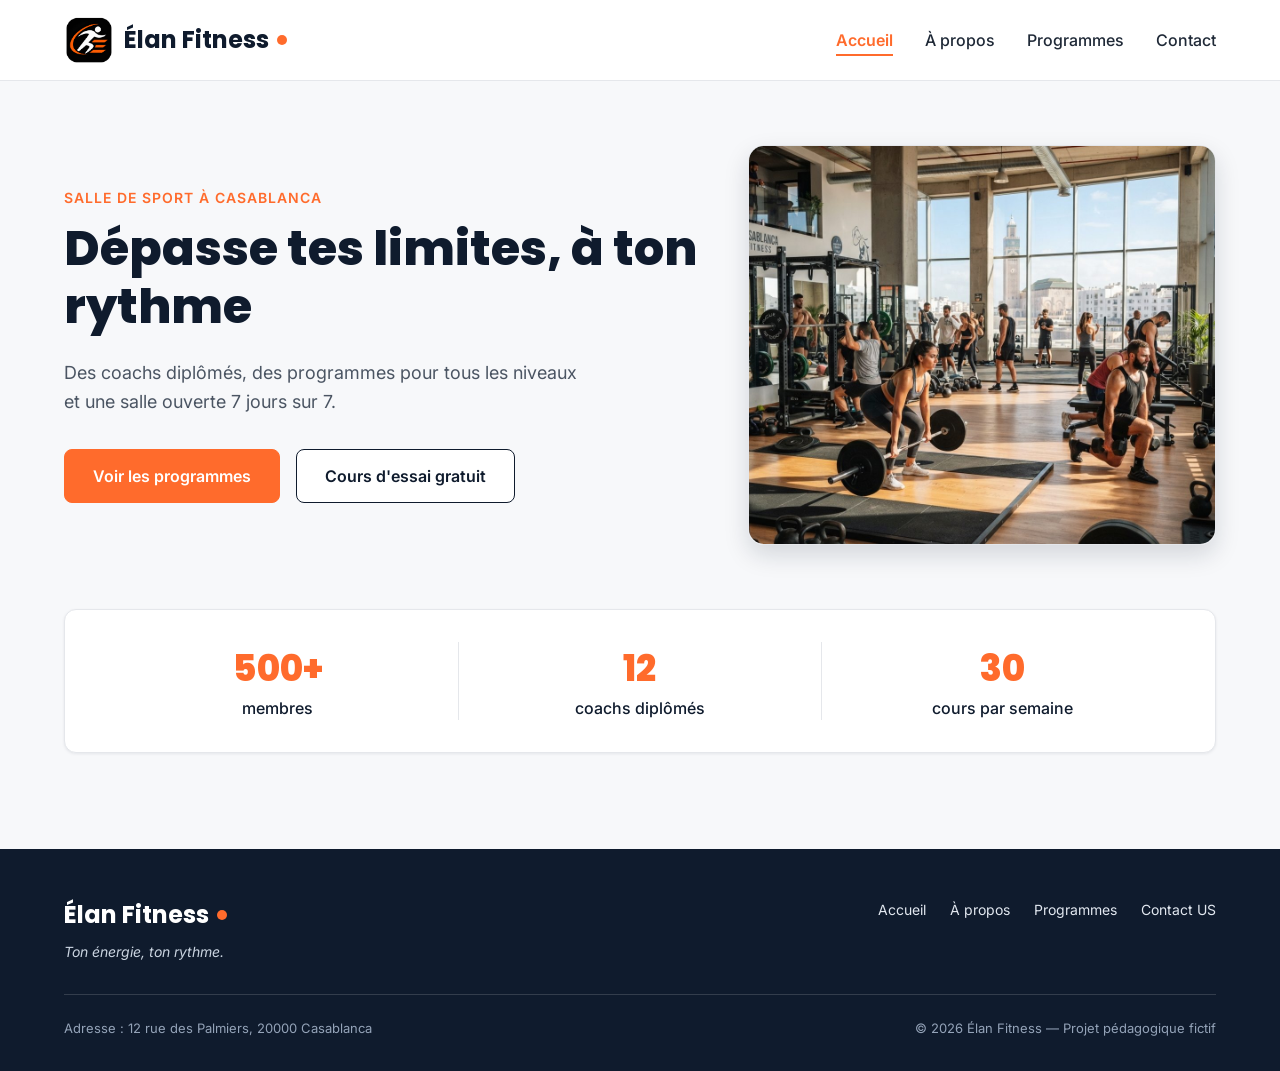
<file: elan-fitness/home.html>
<!DOCTYPE html>
<html lang="fr">
<head>
  <meta charset="UTF-8">
  <meta name="viewport" content="width=device-width, initial-scale=1">
  <meta name="description" content="Élan Fitness, salle de sport à Casablanca : musculation, yoga, cardio et boxe fitness avec des coachs diplômés. Réservez votre cours d'essai gratuit.">
  <title>Élan Fitness | Salle de sport à Casablanca</title>

  <link rel="preconnect" href="https://fonts.googleapis.com">
  <link rel="preconnect" href="https://fonts.gstatic.com" crossorigin>
   <link rel="icon" href="img/logoBG.ico" type="image/x-icon">
  <link href="https://fonts.googleapis.com/css2?family=Inter:wght@400;500;600&family=Poppins:wght@600;700;800&display=swap" rel="stylesheet">

  <link rel="stylesheet" href="style.css">
</head>

<body>

  <header class="en-tete">
    <div class="conteneur en-tete-contenu">
            <div class="logoname">
                <img src="img/logoBG.ico" href="home.html" alt="" width="50px">
       <a href="home.html" class="logo">Élan Fitness</a>

              </div>

      <nav aria-label="Navigation principale">
        <ul class="menu">
          <li><a href="#accueil" class="lien-actif">Accueil</a></li>
          <li><a href="about.html">À propos</a></li>
          <li><a href="programmes.html">Programmes</a></li>
          <li><a href="contact.html">Contact</a></li>
        </ul>
      </nav>
    </div>
  </header>

 

    <section id="accueil" class="hero">
      <div class="conteneur">

        <div class="hero-contenu">
          <div class="hero-texte">
            <p class="sur-titre">Salle de sport à Casablanca</p>
            <h1>Dépasse tes limites, à ton rythme</h1>
            <p class="hero-description">
              Des coachs diplômés, des programmes pour tous les niveaux et une salle ouverte 7 jours sur 7.
            </p>
            <div class="boutons">
              <a href="#programmes" class="bouton bouton-principal">Voir les programmes</a>
              <a href="#contact" class="bouton bouton-secondaire">Cours d'essai gratuit</a>
            </div>
          </div>

          <img class="hero-image" src="img/hero.jpg" alt="Des personnes s'entraînent dans une salle de sport lumineuse à Casablanca">
        </div>

        <div class="chiffres">
          <div class="chiffre">
            <p class="chiffre-nombre">500+</p>
            <p>membres</p>
          </div>
          <div class="chiffre">
            <p class="chiffre-nombre">12</p>
            <p>coachs diplômés</p>
          </div>
          <div class="chiffre">
            <p class="chiffre-nombre">30</p>
            <p>cours par semaine</p>
          </div>
        </div>

      </div>
    </section>

   <footer class="pied-de-page">
    <div class="conteneur">

      <div class="pied-haut">
        <div>
          <p class="logo logo-clair">Élan Fitness</p>
          <p class="slogan">Ton énergie, ton rythme.</p>
        </div>

        <nav aria-label="Navigation du pied de page">
          <ul class="menu menu-pied">
            <li><a href="home.html">Accueil</a></li>
            <li><a href="about.html">À propos</a></li>
            <li><a href="programmes.html">Programmes</a></li>
            <li><a href="contact.html">Contact US</a></li>
          </ul>
        </nav>
      </div>

      <div class="pied-bas">
        <p>Adresse : 12 rue des Palmiers, 20000 Casablanca</p>
        <p>&copy; 2026 Élan Fitness — Projet pédagogique fictif</p>
      </div>

    </div>
  </footer>

</body>
</html>
</file>
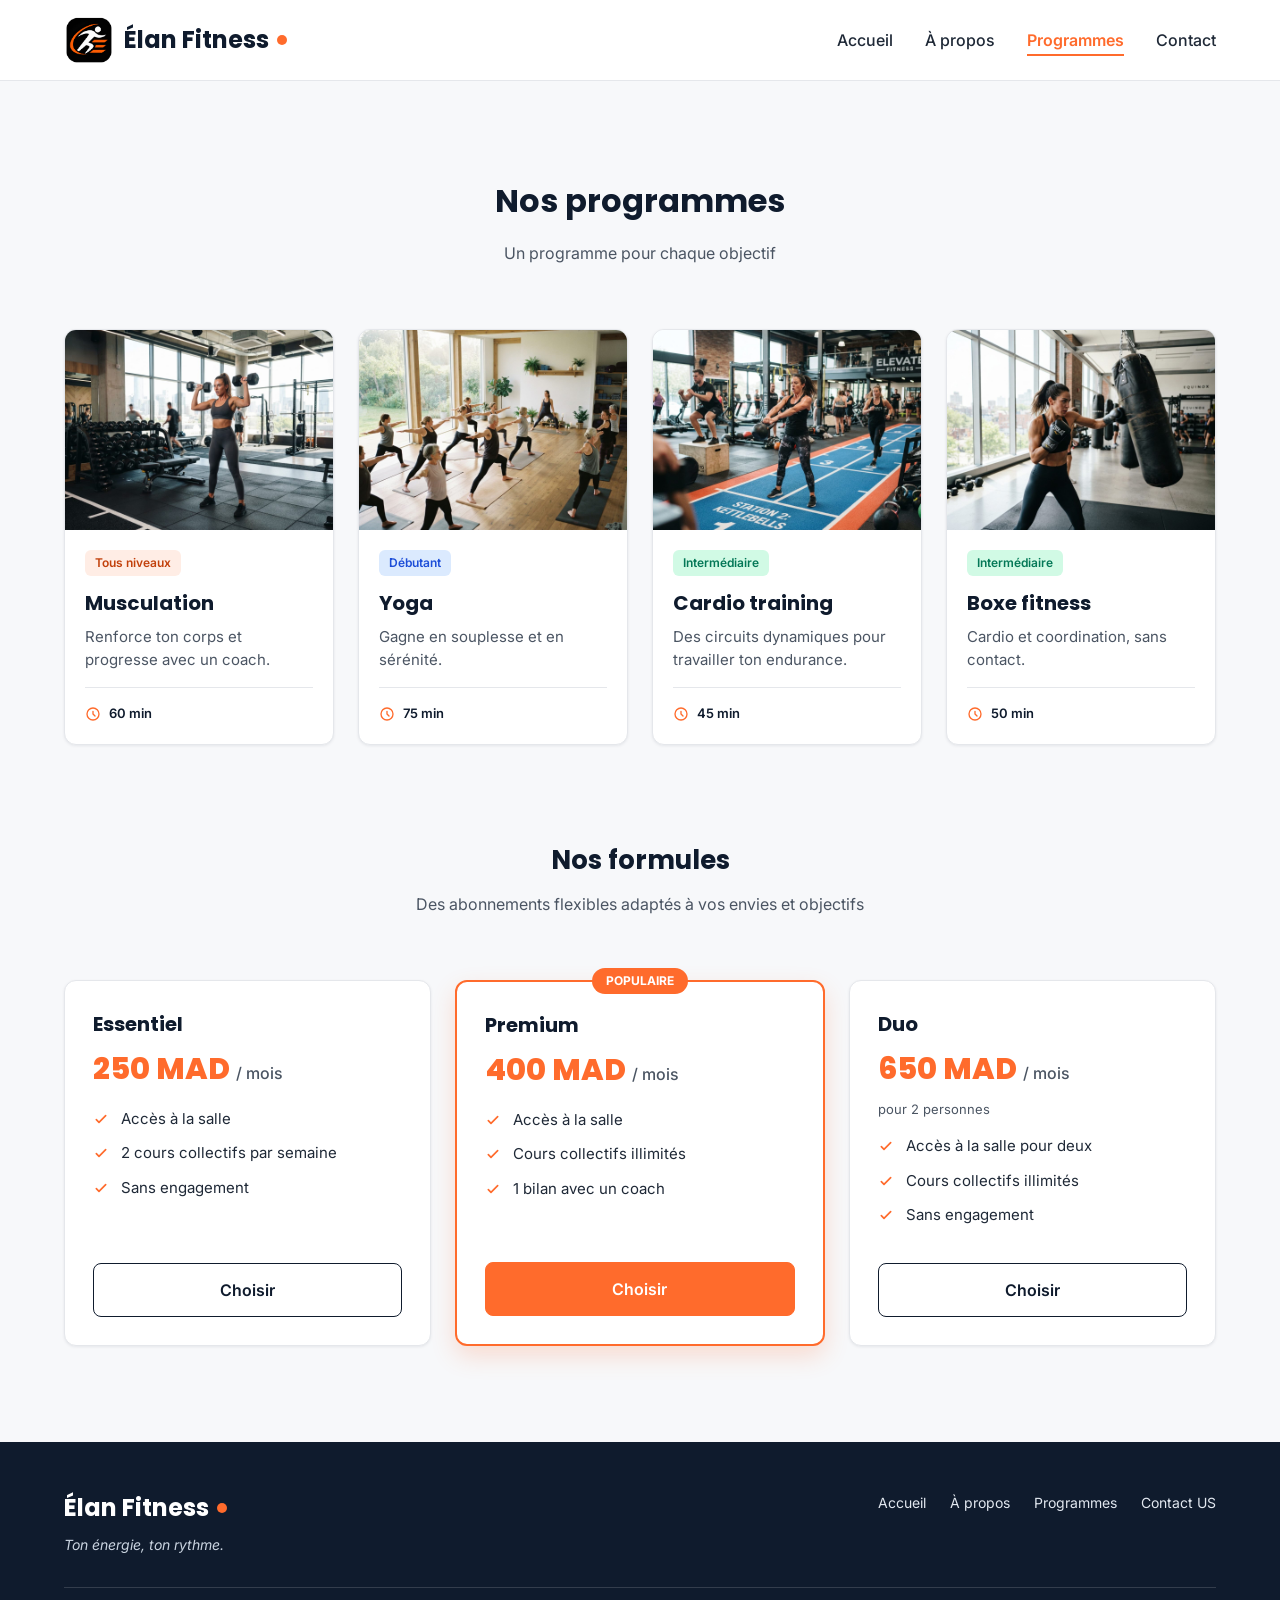
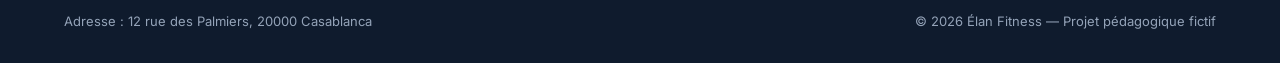
<file: elan-fitness/programmes.html>
<!DOCTYPE html>
<html lang="en">
<head>
     <meta charset="UTF-8">
  <meta name="viewport" content="width=device-width, initial-scale=1">
  <meta name="description" content="Élan Fitness, salle de sport à Casablanca : musculation, yoga, cardio et boxe fitness avec des coachs diplômés. Réservez votre cours d'essai gratuit.">
  <title>Élan Fitness | Salle de sport à Casablanca</title>

  <link rel="preconnect" href="https://fonts.googleapis.com">
  <link rel="preconnect" href="https://fonts.gstatic.com" crossorigin>
  <link href="https://fonts.googleapis.com/css2?family=Inter:wght@400;500;600&family=Poppins:wght@600;700;800&display=swap" rel="stylesheet">
   <link rel="icon" href="img/logoBG.ico" type="image/x-icon">
  <link rel="stylesheet" href="style.css">
</head>
<body>
     <header class="en-tete">
            <div class="conteneur en-tete-contenu">
               <div class="logoname">
                <img src="img/logoBG.ico" href="index.html" alt="" width="50px">
       <a href="index.html" class="logo">Élan Fitness</a>

              </div>

                <nav aria-label="Navigation principale">
                    <ul class="menu">
                        <li><a href="index.html" >Accueil</a></li>
                        <li><a href="about.html">À propos</a></li>
                        <li><a href="programmes.html" class="lien-actif">Programmes</a></li>
                        <li><a href="contact.html">Contact</a></li>
                    </ul>
                </nav>
            </div>
        </header>
  
  <section id="programmes" class="section">
      <div class="conteneur">

        <div class="section-titre">
          <h2>Nos programmes</h2>
          <p>Un programme pour chaque objectif</p>
        </div>

        <div class="cartes">

          <article class="carte carte-programme">
            <img src="img/musculation.jpg" alt="Une sportive soulève des haltères dans l'espace musculation">
            <div class="programme-corps">
              <span class="etiquette etiquette-orange">Tous niveaux</span>
              <h3>Musculation</h3>
              <p>Renforce ton corps et progresse avec un coach.</p>
              <p class="duree"><img src="img/icone-duree.svg" alt="">60 min</p>
            </div>
          </article>

          <article class="carte carte-programme">
            <img src="img/yoga.jpg" alt="Un groupe pratique le yoga sur des tapis dans une salle lumineuse">
            <div class="programme-corps">
              <span class="etiquette etiquette-bleue">Débutant</span>
              <h3>Yoga</h3>
              <p>Gagne en souplesse et en sérénité.</p>
              <p class="duree"><img src="img/icone-duree.svg" alt="">75 min</p>
            </div>
          </article>

          <article class="carte carte-programme">
            <img src="img/cardio.jpg" alt="Des sportifs suivent un circuit de cardio training avec des kettlebells">
            <div class="programme-corps">
              <span class="etiquette etiquette-verte">Intermédiaire</span>
              <h3>Cardio training</h3>
              <p>Des circuits dynamiques pour travailler ton endurance.</p>
              <p class="duree"><img src="img/icone-duree.svg" alt="">45 min</p>
            </div>
          </article>

          <article class="carte carte-programme">
            <img src="img/boxe.jpg" alt="Une sportive frappe un sac de frappe pendant un cours de boxe fitness">
            <div class="programme-corps">
              <span class="etiquette etiquette-verte">Intermédiaire</span>
              <h3>Boxe fitness</h3>
              <p>Cardio et coordination, sans contact.</p>
              <p class="duree"><img src="img/icone-duree.svg" alt="">50 min</p>
            </div>
          </article>

        </div>

        <div class="formules">

          <div class="section-titre">
            <h3>Nos formules</h3>
            <p>Des abonnements flexibles adaptés à vos envies et objectifs</p>
          </div>

          <div class="cartes">

            <article class="carte formule">
              <h4>Essentiel</h4>
              <p class="prix">250 MAD <span>/ mois</span></p>
              <ul class="formule-liste">
                <li>Accès à la salle</li>
                <li>2 cours collectifs par semaine</li>
                <li>Sans engagement</li>
              </ul>
              <a href="contact.html" class="bouton bouton-secondaire">Choisir</a>
            </article>

            <article class="carte formule formule-populaire">
              <p class="badge-populaire">Populaire</p>
              <h4>Premium</h4>
              <p class="prix">400 MAD <span>/ mois</span></p>
              <ul class="formule-liste">
                <li>Accès à la salle</li>
                <li>Cours collectifs illimités</li>
                <li>1 bilan avec un coach</li>
              </ul>
              <a href="contact.html" class="bouton bouton-principal">Choisir</a>
            </article>

            <article class="carte formule">
              <h4>Duo</h4>
              <p class="prix">650 MAD <span>/ mois</span></p>
              <p class="prix-note">pour 2 personnes</p>
              <ul class="formule-liste">
                <li>Accès à la salle pour deux</li>
                <li>Cours collectifs illimités</li>
                <li>Sans engagement</li>
              </ul>
              <a href="contact.html" class="bouton bouton-secondaire">Choisir</a>
            </article>

          </div>
        </div>

      </div>
    </section>
   
      <footer class="pied-de-page">
    <div class="conteneur">

      <div class="pied-haut">
        <div>
          <p class="logo logo-clair">Élan Fitness</p>
          <p class="slogan">Ton énergie, ton rythme.</p>
        </div>

        <nav aria-label="Navigation du pied de page">
          <ul class="menu menu-pied">
            <li><a href="index.html">Accueil</a></li>
            <li><a href="about.html">À propos</a></li>
            <li><a href="programmes.html">Programmes</a></li>
             <li><a href="contact.html">Contact US</a></li>
          </ul>
        </nav>
      </div>

      <div class="pied-bas">
        <p>Adresse : 12 rue des Palmiers, 20000 Casablanca</p>
        <p>&copy; 2026 Élan Fitness — Projet pédagogique fictif</p>
      </div>

    </div>
  </footer>
</body>
</html>
</file>
<file: style.css>
* {
  box-sizing: border-box;
  margin: 0;
  padding: 0;
}

html {
  scroll-behavior: smooth;
}

body {
  font-family: 'Inter', Arial, sans-serif;
  font-size: 16px;
  line-height: 1.5;
  color: #1F2937;
  background-color: #F7F8FA;
}

h1, h2, h3, h4 {
  font-family: 'Poppins', Arial, sans-serif;
  color: #0F1B2D;
}

a {
  color: inherit;
  text-decoration: none;
}

ul {
  list-style: none;
}

img {
  display: block;
  max-width: 100%;
}

a:focus-visible,
button:focus-visible {
  outline: 3px solid #FF6B2C;
  outline-offset: 2px;
}

.conteneur {
  width: 100%;
  max-width: 1200px;
  margin: 0 auto;
  padding: 0 24px;
}

.section {
  padding: 96px 0;
}

.section-blanche {
  background-color: #FFFFFF;
  border-top: 1px solid #E5E7EB;
  border-bottom: 1px solid #E5E7EB;
}

.section-titre {
  max-width: 640px;
  margin: 0 auto 64px;
  text-align: center;
}

.section-titre h2 {
  font-size: 32px;
  margin-bottom: 16px;
}

.section-titre h3 {
  font-size: 26px;
  margin-bottom: 12px;
}

.section-titre p {
  color: #4B5563;
}

.sur-titre {
  font-size: 14px;
  font-weight: 600;
  color: #FF6B2C;
  text-transform: uppercase;
  letter-spacing: 1px;
  margin-bottom: 12px;
}

.bouton {
  display: inline-block;
  padding: 14px 28px;
  border-radius: 8px;
  font-size: 16px;
  font-weight: 600;
  text-align: center;
  cursor: pointer;
}

.bouton-principal {
  background-color: #FF6B2C;
  border: 1px solid #FF6B2C;
  color: #FFFFFF;
}

.bouton-principal:hover {
  background-color: #F05817;
}

.bouton-secondaire {
  background-color: #FFFFFF;
  border: 1px solid #0F1B2D;
  color: #0F1B2D;
}

.bouton-secondaire:hover {
  background-color: #F3F4F6;
}

.cartes {
  display: flex;
  gap: 24px;
}

.carte {
  flex: 1;
  background-color: #FFFFFF;
  border: 1px solid #E5E7EB;
  border-radius: 12px;
  box-shadow: 0 1px 3px rgba(15, 27, 45, 0.08);
}

.icone {
  width: 48px;
  height: 48px;
  background-color: #FFF0EA;
  border-radius: 8px;
  display: flex;
  align-items: center;
  justify-content: center;
}

.icone img {
  width: 24px;
  height: 24px;
}

.icone-petite {
  width: 32px;
  height: 32px;
  border-radius: 50%;
}

.icone-petite img {
  width: 16px;
  height: 16px;
}

.en-tete {
  position: sticky;
  top: 0;
  z-index: 10;
  background-color: #FFFFFF;
  border-bottom: 1px solid #E5E7EB;
}

.en-tete-contenu {
  height: 80px;
  display: flex;
  align-items: center;
  justify-content: space-between;
}

.logo {
  display: flex;
  align-items: center;
  font-family: 'Poppins', Arial, sans-serif;
  font-size: 24px;
  font-weight: 700;
  color: #0F1B2D;
}

.logo::after {
  content: "";
  width: 10px;
  height: 10px;
  margin-left: 8px;
  background-color: #FF6B2C;
  border-radius: 50%;
}

.menu {
  display: flex;
  gap: 32px;
}

.menu a {
  font-weight: 500;
  padding-bottom: 4px;
  border-bottom: 2px solid transparent;
}

.menu a:hover {
  color: #FF6B2C;
}

.menu .lien-actif {
  color: #FF6B2C;
  font-weight: 600;
  border-bottom-color: #FF6B2C;
}

.hero {
  padding: 64px 0 96px;
}

.hero-contenu {
  display: flex;
  align-items: center;
  gap: 32px;
}

.hero-texte {
  flex: 7;
}

.hero-texte h1 {
  font-size: 48px;
  font-weight: 800;
  line-height: 1.2;
  margin-bottom: 24px;
}

.hero-description {
  max-width: 520px;
  font-size: 18px;
  line-height: 1.6;
  color: #4B5563;
  margin-bottom: 32px;
}

.boutons {
  display: flex;
  flex-wrap: wrap;
  gap: 16px;
}

.hero-image {
  flex: 5;
  min-width: 0;
  height: 400px;
  object-fit: cover;
  border-radius: 16px;
  border: 1px solid #E5E7EB;
  box-shadow: 0 10px 25px rgba(15, 27, 45, 0.15);
}

.chiffres {
  display: flex;
  margin-top: 64px;
  padding: 32px;
  background-color: #FFFFFF;
  border: 1px solid #E5E7EB;
  border-radius: 12px;
  box-shadow: 0 1px 3px rgba(15, 27, 45, 0.08);
}

.chiffre {
  flex: 1;
  text-align: center;
  font-weight: 500;
  color: #0F1B2D;
}

.chiffre + .chiffre {
  border-left: 1px solid #E5E7EB;
}

.chiffre-nombre {
  font-family: 'Poppins', Arial, sans-serif;
  font-size: 36px;
  font-weight: 800;
  color: #FF6B2C;
}

.carte-avantage {
  padding: 24px;
  background-color: #F7F8FA;
  box-shadow: none;
}

.carte-avantage .icone {
  margin-bottom: 20px;
}

.carte-avantage h3 {
  font-size: 20px;
  margin-bottom: 8px;
}

.carte-avantage p {
  color: #4B5563;
  line-height: 1.6;
}

.apropos-contenu {
  display: flex;
  align-items: center;
  gap: 64px;
}

.apropos-texte {
  flex: 7;
}

.apropos-texte h2 {
  font-size: 36px;
  line-height: 1.2;
  margin-bottom: 20px;
}

.apropos-texte p {
  color: #4B5563;
  line-height: 1.7;
  margin-bottom: 16px;
}

.valeurs {
  display: flex;
  gap: 16px;
  margin-top: 32px;
}

.valeur {
  flex: 1;
  display: flex;
  align-items: center;
  gap: 12px;
  padding: 12px 16px;
  background-color: #FFFFFF;
  border: 1px solid #E5E7EB;
  border-radius: 12px;
  font-family: 'Poppins', Arial, sans-serif;
  font-size: 14px;
  font-weight: 600;
  color: #0F1B2D;
}

.apropos-image {
  flex: 5;
  min-width: 0;
  height: 360px;
  object-fit: cover;
  border-radius: 16px;
  box-shadow: 0 10px 25px rgba(15, 27, 45, 0.15);
}

.carte-programme {
  display: flex;
  flex-direction: column;
  overflow: hidden;
}

.carte-programme > img {
  width: 100%;
  height: 200px;
  object-fit: cover;
}

.programme-corps {
  flex: 1;
  display: flex;
  flex-direction: column;
  padding: 20px;
}

.programme-corps h3 {
  font-size: 20px;
  margin-bottom: 8px;
}

.programme-corps p {
  font-size: 15px;
  color: #4B5563;
}

.etiquette {
  align-self: flex-start;
  padding: 4px 10px;
  margin-bottom: 12px;
  border-radius: 6px;
  font-size: 12px;
  font-weight: 600;
}

.etiquette-orange {
  background-color: #FFEDE5;
  color: #C2410C;
}

.etiquette-bleue {
  background-color: #DBEAFE;
  color: #1D4ED8;
}

.etiquette-verte {
  background-color: #D1FAE5;
  color: #047857;
}

.programme-corps .duree {
  display: flex;
  align-items: center;
  gap: 8px;
  margin-top: auto;
  padding-top: 16px;
  border-top: 1px solid #E5E7EB;
  font-size: 13px;
  font-weight: 600;
  color: #0F1B2D;
}

.programme-corps h3 + p {
  margin-bottom: 16px;
}

.duree img {
  width: 16px;
  height: 16px;
}

.formules {
  margin-top: 96px;
}

.formule {
  position: relative;
  display: flex;
  flex-direction: column;
  padding: 28px;
}

.formule h4 {
  font-size: 20px;
}

.prix {
  margin: 8px 0 16px;
  font-family: 'Poppins', Arial, sans-serif;
  font-size: 30px;
  font-weight: 800;
  color: #FF6B2C;
}

.prix span {
  font-family: 'Inter', Arial, sans-serif;
  font-size: 16px;
  font-weight: 500;
  color: #4B5563;
}

.prix-note {
  margin: -8px 0 16px;
  font-size: 13px;
  color: #4B5563;
}

.formule-liste {
  flex: 1;
  margin-bottom: 24px;
}

.formule-liste li {
  padding-left: 28px;
  margin-bottom: 12px;
  font-size: 15px;
  background-image: url('img/icone-check.svg');
  background-repeat: no-repeat;
  background-position: left center;
  background-size: 16px;
}

.formule .bouton {
  display: block;
}

.formule-populaire {
  border: 2px solid #FF6B2C;
  box-shadow: 0 10px 25px rgba(255, 107, 44, 0.2);
}

.badge-populaire {
  position: absolute;
  top: -14px;
  left: 50%;
  transform: translateX(-50%);
  padding: 4px 14px;
  background-color: #FF6B2C;
  border-radius: 999px;
  font-size: 12px;
  font-weight: 700;
  text-transform: uppercase;
  color: #FFFFFF;
}

.pied-de-page {
  padding: 48px 0 32px;
  background-color: #0F1B2D;
  color: #FFFFFF;
}

.pied-haut {
  display: flex;
  justify-content: space-between;
  align-items: flex-start;
  padding-bottom: 32px;
  border-bottom: 1px solid rgba(255, 255, 255, 0.15);
}

.logo-clair {
  color: #FFFFFF;
}

.slogan {
  margin-top: 8px;
  font-size: 14px;
  font-style: italic;
  color: #CBD5E1;
}

.menu-pied {
  gap: 24px;
}

.menu-pied a {
  font-size: 14px;
  font-weight: 400;
  color: #E2E8F0;
}

.pied-bas {
  display: flex;
  justify-content: space-between;
  margin-top: 24px;
  font-size: 13px;
  color: #94A3B8;
}
.logoname{
  display: flex;
  justify-content: center;
  align-items: center;
  gap: 10px;
}
header label ,  header input{
  display: none;
}
@media (max-width: 770px) and (min-width: 410px) {
  nav ul {
  flex-direction: column;
  position: absolute;
  top: 80px;
  left: -800px;
  background-color: #fcfcfc;
   box-shadow: 0 10px 25px rgba(15, 27, 45, 0.15);
  width: 100%;
  justify-content: center;
  align-items: center;
  height: 33vh;
}
header label{
  display: flex;
  position: relative;
  left: 80px;
}
  #px:checked ~ nav ul {
    left: 0;
  }
  .section-titre h2{
    font-size: 27px;
  }
  .section-titre p{
    font-size: 13px;
  }
   .map{
    width: 380px;
   }

  .contact-form {
    flex-direction: column;
  }
  .form-left {
    /* display: none; */
    width: 100%;
  }
  .name input , .email input{
    display: flex;
    width: 100%;
  }

  .name{
    flex-direction: column;
  }
  .form-right{
   width: 100%;
  }
  .cover{
    flex-direction: column;
  }
}
</file>
<file: elan-fitness/style.css>
* {
  box-sizing: border-box;
  margin: 0;
  padding: 0;
}

html {
  scroll-behavior: smooth;
}

body {
  font-family: 'Inter', Arial, sans-serif;
  font-size: 16px;
  line-height: 1.5;
  color: #1F2937;
  background-color: #F7F8FA;
}

h1, h2, h3, h4 {
  font-family: 'Poppins', Arial, sans-serif;
  color: #0F1B2D;
}

a {
  color: inherit;
  text-decoration: none;
}

ul {
  list-style: none;
}

img {
  display: block;
  max-width: 100%;
}

a:focus-visible,
button:focus-visible {
  outline: 3px solid #FF6B2C;
  outline-offset: 2px;
}

.conteneur {
  width: 100%;
  max-width: 1200px;
  margin: 0 auto;
  padding: 0 24px;
}

.section {
  padding: 96px 0;
}

.section-blanche {
  background-color: #FFFFFF;
  border-top: 1px solid #E5E7EB;
  border-bottom: 1px solid #E5E7EB;
}

.section-titre {
  max-width: 640px;
  margin: 0 auto 64px;
  text-align: center;
}

.section-titre h2 {
  font-size: 32px;
  margin-bottom: 16px;
}

.section-titre h3 {
  font-size: 26px;
  margin-bottom: 12px;
}

.section-titre p {
  color: #4B5563;
}

.sur-titre {
  font-size: 14px;
  font-weight: 600;
  color: #FF6B2C;
  text-transform: uppercase;
  letter-spacing: 1px;
  margin-bottom: 12px;
}

.bouton {
  display: inline-block;
  padding: 14px 28px;
  border-radius: 8px;
  font-size: 16px;
  font-weight: 600;
  text-align: center;
  cursor: pointer;
}

.bouton-principal {
  background-color: #FF6B2C;
  border: 1px solid #FF6B2C;
  color: #FFFFFF;
}

.bouton-principal:hover {
  background-color: #F05817;
}

.bouton-secondaire {
  background-color: #FFFFFF;
  border: 1px solid #0F1B2D;
  color: #0F1B2D;
}

.bouton-secondaire:hover {
  background-color: #F3F4F6;
}

.cartes {
  display: flex;
  gap: 24px;
}

.carte {
  flex: 1;
  background-color: #FFFFFF;
  border: 1px solid #E5E7EB;
  border-radius: 12px;
  box-shadow: 0 1px 3px rgba(15, 27, 45, 0.08);
}

.icone {
  width: 48px;
  height: 48px;
  background-color: #FFF0EA;
  border-radius: 8px;
  display: flex;
  align-items: center;
  justify-content: center;
}

.icone img {
  width: 24px;
  height: 24px;
}

.icone-petite {
  width: 32px;
  height: 32px;
  border-radius: 50%;
}

.icone-petite img {
  width: 16px;
  height: 16px;
}

.en-tete {
  position: sticky;
  top: 0;
  z-index: 10;
  background-color: #FFFFFF;
  border-bottom: 1px solid #E5E7EB;
}

.en-tete-contenu {
  height: 80px;
  display: flex;
  align-items: center;
  justify-content: space-between;
}

.logo {
  display: flex;
  align-items: center;
  font-family: 'Poppins', Arial, sans-serif;
  font-size: 24px;
  font-weight: 700;
  color: #0F1B2D;
}

.logo::after {
  content: "";
  width: 10px;
  height: 10px;
  margin-left: 8px;
  background-color: #FF6B2C;
  border-radius: 50%;
}

.menu {
  display: flex;
  gap: 32px;
}

.menu a {
  font-weight: 500;
  padding-bottom: 4px;
  border-bottom: 2px solid transparent;
}

.menu a:hover {
  color: #FF6B2C;
}

.menu .lien-actif {
  color: #FF6B2C;
  font-weight: 600;
  border-bottom-color: #FF6B2C;
}

.hero {
  padding: 64px 0 96px;
}

.hero-contenu {
  display: flex;
  align-items: center;
  gap: 32px;
}

.hero-texte {
  flex: 7;
}

.hero-texte h1 {
  font-size: 48px;
  font-weight: 800;
  line-height: 1.2;
  margin-bottom: 24px;
}

.hero-description {
  max-width: 520px;
  font-size: 18px;
  line-height: 1.6;
  color: #4B5563;
  margin-bottom: 32px;
}

.boutons {
  display: flex;
  flex-wrap: wrap;
  gap: 16px;
}

.hero-image {
  flex: 5;
  min-width: 0;
  height: 400px;
  object-fit: cover;
  border-radius: 16px;
  border: 1px solid #E5E7EB;
  box-shadow: 0 10px 25px rgba(15, 27, 45, 0.15);
}

.chiffres {
  display: flex;
  margin-top: 64px;
  padding: 32px;
  background-color: #FFFFFF;
  border: 1px solid #E5E7EB;
  border-radius: 12px;
  box-shadow: 0 1px 3px rgba(15, 27, 45, 0.08);
}

.chiffre {
  flex: 1;
  text-align: center;
  font-weight: 500;
  color: #0F1B2D;
}

.chiffre + .chiffre {
  border-left: 1px solid #E5E7EB;
}

.chiffre-nombre {
  font-family: 'Poppins', Arial, sans-serif;
  font-size: 36px;
  font-weight: 800;
  color: #FF6B2C;
}

.carte-avantage {
  padding: 24px;
  background-color: #F7F8FA;
  box-shadow: none;
}

.carte-avantage .icone {
  margin-bottom: 20px;
}

.carte-avantage h3 {
  font-size: 20px;
  margin-bottom: 8px;
}

.carte-avantage p {
  color: #4B5563;
  line-height: 1.6;
}

.apropos-contenu {
  display: flex;
  align-items: center;
  gap: 64px;
}

.apropos-texte {
  flex: 7;
}

.apropos-texte h2 {
  font-size: 36px;
  line-height: 1.2;
  margin-bottom: 20px;
}

.apropos-texte p {
  color: #4B5563;
  line-height: 1.7;
  margin-bottom: 16px;
}

.valeurs {
  display: flex;
  gap: 16px;
  margin-top: 32px;
}

.valeur {
  flex: 1;
  display: flex;
  align-items: center;
  gap: 12px;
  padding: 12px 16px;
  background-color: #FFFFFF;
  border: 1px solid #E5E7EB;
  border-radius: 12px;
  font-family: 'Poppins', Arial, sans-serif;
  font-size: 14px;
  font-weight: 600;
  color: #0F1B2D;
}

.apropos-image {
  flex: 5;
  min-width: 0;
  height: 360px;
  object-fit: cover;
  border-radius: 16px;
  box-shadow: 0 10px 25px rgba(15, 27, 45, 0.15);
}

.carte-programme {
  display: flex;
  flex-direction: column;
  overflow: hidden;
}

.carte-programme > img {
  width: 100%;
  height: 200px;
  object-fit: cover;
}

.programme-corps {
  flex: 1;
  display: flex;
  flex-direction: column;
  padding: 20px;
}

.programme-corps h3 {
  font-size: 20px;
  margin-bottom: 8px;
}

.programme-corps p {
  font-size: 15px;
  color: #4B5563;
}

.etiquette {
  align-self: flex-start;
  padding: 4px 10px;
  margin-bottom: 12px;
  border-radius: 6px;
  font-size: 12px;
  font-weight: 600;
}

.etiquette-orange {
  background-color: #FFEDE5;
  color: #C2410C;
}

.etiquette-bleue {
  background-color: #DBEAFE;
  color: #1D4ED8;
}

.etiquette-verte {
  background-color: #D1FAE5;
  color: #047857;
}

.programme-corps .duree {
  display: flex;
  align-items: center;
  gap: 8px;
  margin-top: auto;
  padding-top: 16px;
  border-top: 1px solid #E5E7EB;
  font-size: 13px;
  font-weight: 600;
  color: #0F1B2D;
}

.programme-corps h3 + p {
  margin-bottom: 16px;
}

.duree img {
  width: 16px;
  height: 16px;
}

.formules {
  margin-top: 96px;
}

.formule {
  position: relative;
  display: flex;
  flex-direction: column;
  padding: 28px;
}

.formule h4 {
  font-size: 20px;
}

.prix {
  margin: 8px 0 16px;
  font-family: 'Poppins', Arial, sans-serif;
  font-size: 30px;
  font-weight: 800;
  color: #FF6B2C;
}

.prix span {
  font-family: 'Inter', Arial, sans-serif;
  font-size: 16px;
  font-weight: 500;
  color: #4B5563;
}

.prix-note {
  margin: -8px 0 16px;
  font-size: 13px;
  color: #4B5563;
}

.formule-liste {
  flex: 1;
  margin-bottom: 24px;
}

.formule-liste li {
  padding-left: 28px;
  margin-bottom: 12px;
  font-size: 15px;
  background-image: url('img/icone-check.svg');
  background-repeat: no-repeat;
  background-position: left center;
  background-size: 16px;
}

.formule .bouton {
  display: block;
}

.formule-populaire {
  border: 2px solid #FF6B2C;
  box-shadow: 0 10px 25px rgba(255, 107, 44, 0.2);
}

.badge-populaire {
  position: absolute;
  top: -14px;
  left: 50%;
  transform: translateX(-50%);
  padding: 4px 14px;
  background-color: #FF6B2C;
  border-radius: 999px;
  font-size: 12px;
  font-weight: 700;
  text-transform: uppercase;
  color: #FFFFFF;
}

.pied-de-page {
  padding: 48px 0 32px;
  background-color: #0F1B2D;
  color: #FFFFFF;
}

.pied-haut {
  display: flex;
  justify-content: space-between;
  align-items: flex-start;
  padding-bottom: 32px;
  border-bottom: 1px solid rgba(255, 255, 255, 0.15);
}

.logo-clair {
  color: #FFFFFF;
}

.slogan {
  margin-top: 8px;
  font-size: 14px;
  font-style: italic;
  color: #CBD5E1;
}

.menu-pied {
  gap: 24px;
}

.menu-pied a {
  font-size: 14px;
  font-weight: 400;
  color: #E2E8F0;
}

.pied-bas {
  display: flex;
  justify-content: space-between;
  margin-top: 24px;
  font-size: 13px;
  color: #94A3B8;
}
.logoname{
  display: flex;
  justify-content: center;
  align-items: center;
  gap: 10px;
}
</file>
<file: app.css>
.map iframe {
  width: 1200px;
  height: 500px;
}
.map {
  display: flex;
  justify-content: center;
  align-items: center;
}

.section-titre {
  text-align: center;
  margin: 0;
}

.section-titre h2 {
  font-size: 32px;
  margin-bottom: 16px;
}

.section-titre h3 {
  font-size: 26px;
  margin-bottom: 12px;
}

.section-titre p {
  color: #4b5563;
}
.en-tete {
  margin-bottom: 64px;
}
footer {
  margin-top: 64px;
}

.contact-form {
  display: flex;
  justify-content: space-between;
  /* align-items: center; */
  gap: 60px;
  /* height: auto; */
  width: 80%;
}
.form-right {
  width: 60%;
}
.form-left {
  width: 40%;
  padding: 25px;
    display: flex;
  justify-content: space-between;
  flex-direction: column;
  gap: 20px;
  background-color:#fcfcfc;
 
  border: #E5E7EB solid 1px;
  border-radius: 5px;
}
.parent {
  display: flex;
  justify-content: center;
  align-items: center;
  flex-direction: column;
  gap: 80px;
}
.conta p , .conta3 p , .conta2 p{
    margin-bottom: -15px;
    font-weight: bolder;
    font-size: 20px;
    color: black;
}
.conta h3 , .conta3 h3 , .conta2 h3{
    font-weight: bold;
    font-size: 19px;
    color: #4b5563;
}
.conta  , .conta3  , .conta2 {
    display: flex;
    gap: 8px;
    flex-direction: column;
}
.name{
    display: flex;
    justify-content: space-between;
}
.name input{
    width: 185px;
}
.first-name , .second-name , .email , .message{
display: flex;
flex-direction: column;
gap: 6px;

}
label{
    font-weight: bold;
}
input , textarea{
    padding: 8px;
    border-radius: 4px;
    border: 1px solid #4b5563;
    font-style: oblique;

}
.message textarea {
    resize: none;
    
   
}
.btn{
    display: flex;
    justify-content: center;
}
button{
    border-radius: 8px;
    border: 2px solid #4b5563;
    background-color: black;
    width: 100px;
    color: #fcfcfc;
    padding: 5px;
  
    font-size: 15px;
    font-weight: bold;

}

.form-right img{
    width: 380px;
    height: 250px;
    border-radius: 20px;
    border: 1px solid #E5E7EB;
    box-shadow: 0 10px 25px rgba(15, 27, 45, 0.15);
}

.cadr{
    display: flex;
    flex-direction: column;
    gap: 10px;
    margin-bottom: 10px;
}
.cadr2{
    display: flex;
    flex-direction: column;
    gap: 10px;
    margin-bottom: 10px;
}
.cover{
  display: flex;
  gap: 25px;
}
.abonment select{
    padding: 3px;
    border-radius: 4px;
    border: 1px solid #4b5563;
    font-style: oblique;
}
header label ,  header input{
  display: none;
}

.cadeau {
  position: absolute;
  background-color:black;
 
  display: flex;
  justify-content: center;
  align-items: center;
  border-radius: 50px;
  left: 230px;
  top: 1150px;
  height: 50px;
  width: 200px;
  gap: 3px;
  text-align: center;
  display: none;
}
.cadeau p{
  font-weight: bold;
  margin-bottom: 0;
   color: white;
}
.cover img:hover ~ .cadeau{
  
    display: flex;
  
}
.cover img:hover{
   filter: blur(1px);
}


@media (max-width: 770px) and (min-width: 410px) {
  nav ul {
  flex-direction: column;
  position: absolute;
  top: 80px;
  left: -800px;
  background-color: #fcfcfc;
   box-shadow: 0 10px 25px rgba(15, 27, 45, 0.15);
  width: 100%;
  justify-content: center;
  align-items: center;
  height: 33vh;
}
header label{
  display: flex;
  position: relative;
  left: 80px;
}
  #px:checked ~ nav ul {
    left: 0;
  }
  .section-titre h2{
    font-size: 27px;
  }
  .section-titre p{
    font-size: 13px;
  }
   .map{
    width: 400px;
   }

  .contact-form {
    flex-direction: column;
  }
  .form-left {
    /* display: none; */
    width: 100%;
  }
  .name input , .email input{
    display: flex;
    width: 100%;
  }

  .name{
    flex-direction: column;
  }
  .form-right{
   width: 100%;
  }
  .cover{
    flex-direction: column;
  }
  .cadeau{
    left: 100px;
    top: 1200px;
  }
}
</file>
<file: elan-fitness/app.css>
.map iframe {
  width: 1200px;
  height: 500px;
}
.map {
  display: flex;
  justify-content: center;
  align-items: center;
}

.section-titre {
  text-align: center;
  margin: 0;
}

.section-titre h2 {
  font-size: 32px;
  margin-bottom: 16px;
}

.section-titre h3 {
  font-size: 26px;
  margin-bottom: 12px;
}

.section-titre p {
  color: #4b5563;
}
.en-tete {
  margin-bottom: 64px;
}
footer {
  margin-top: 64px;
}

.contact-form {
  display: flex;
  justify-content: space-between;
  /* align-items: center; */
  gap: 60px;
  /* height: auto; */
  width: 80%;
}
.form-right {
  width: 60%;
}
.form-left {
  width: 40%;
    background-color: rgb(236, 236, 236);
  padding: 25px;
    display: flex;
  justify-content: space-between;
  flex-direction: column;
  gap: 20px;
  border: #4b5563 solid 1px;
  border-radius: 25px;
}
.parent {
  display: flex;
  justify-content: center;
  align-items: center;
  flex-direction: column;
  gap: 80px;
}
.conta p , .conta3 p , .conta2 p{
    margin-bottom: -15px;
    font-weight: bolder;
    font-size: 20px;
    color: black;
}
.conta h3 , .conta3 h3 , .conta2 h3{
    font-weight: bold;
    font-size: 19px;
    color: #4b5563;
}
.conta  , .conta3  , .conta2 {
    display: flex;
    gap: 8px;
    flex-direction: column;
}
.name{
    display: flex;
    justify-content: space-between;
}
.name input{
    width: 185px;
}
.first-name , .second-name , .email , .message{
display: flex;
flex-direction: column;
gap: 6px;

}
label{
    font-weight: bold;
}
input , textarea{
    padding: 8px;
    border-radius: 4px;
    border: 1px solid #4b5563;
    font-style: oblique;

}
.message textarea {
    resize: none;
    
   
}
.btn{
    display: flex;
    justify-content: center;
}
button{
    border-radius: 8px;
    border: 2px solid #4b5563;
    background-color: #FF6B2C;
    width: 100px;
    padding: 5px;
  
    font-size: 15px;
    font-weight: bold;

}

.form-right img{
    width: 330px;
    height: 230px;
    display: none;
    border-radius: 20px;
    border: 1px solid #E5E7EB;
    box-shadow: 0 10px 25px rgba(15, 27, 45, 0.15);
}

.cadr{
    display: flex;
    gap: 10px;
    margin-bottom: 10px;
}
.cadr2{
    display: flex;
    gap: 150px;
    margin-bottom: 10px;
}
.abonment select{
    padding: 3px;
    border-radius: 4px;
    border: 1px solid #4b5563;
    font-style: oblique;
}
</file>
